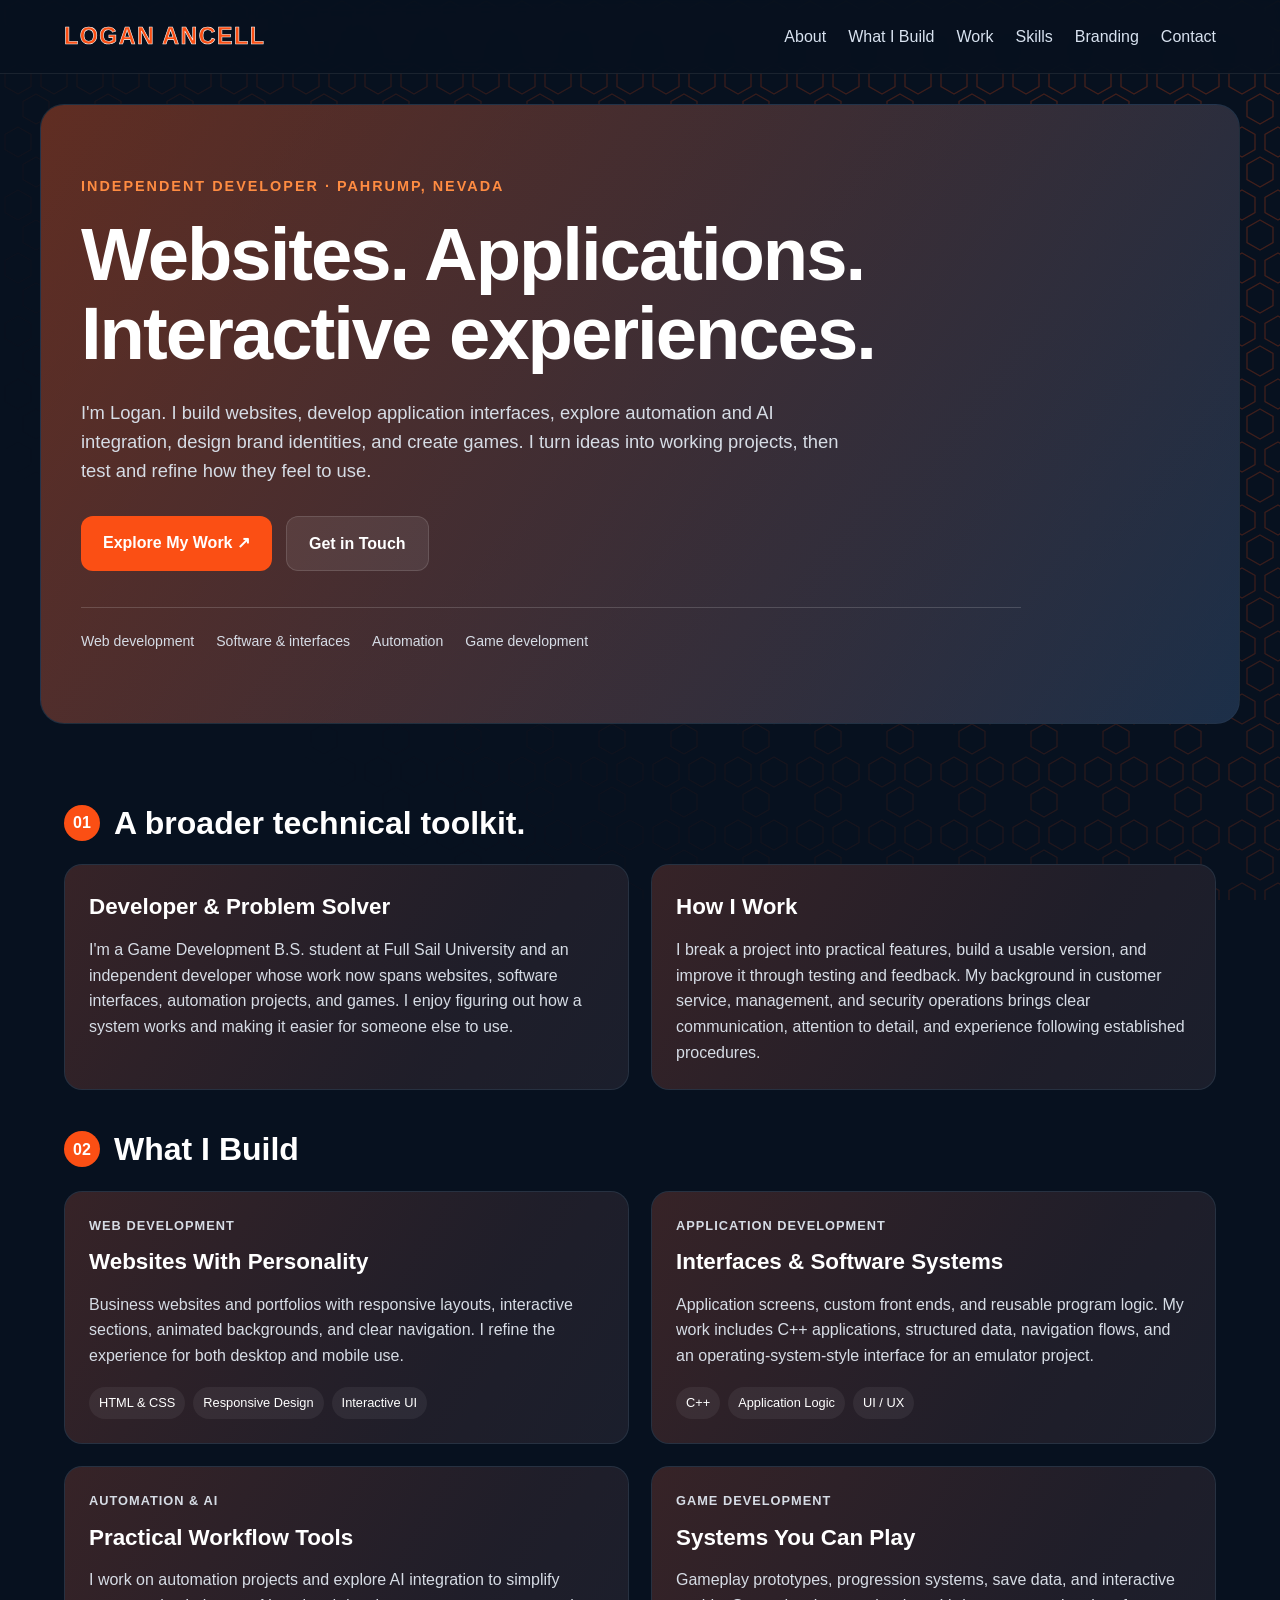
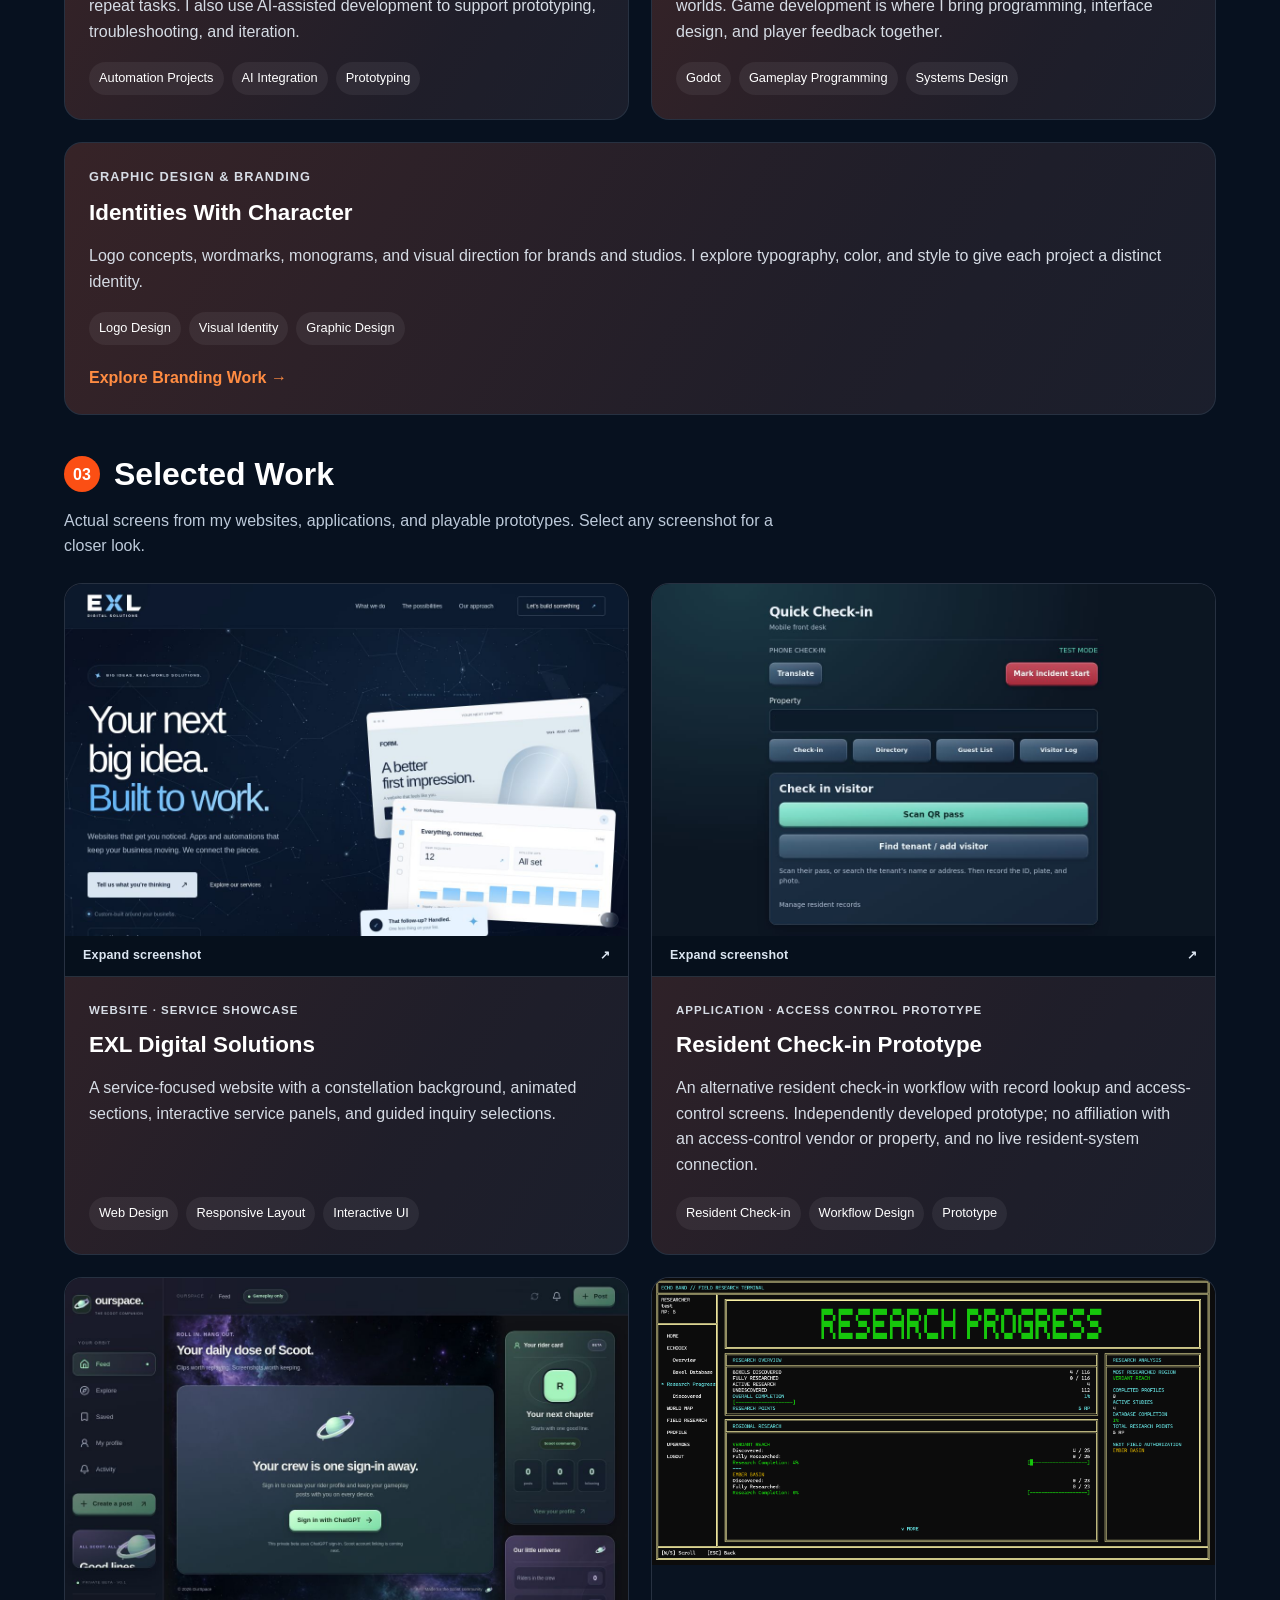
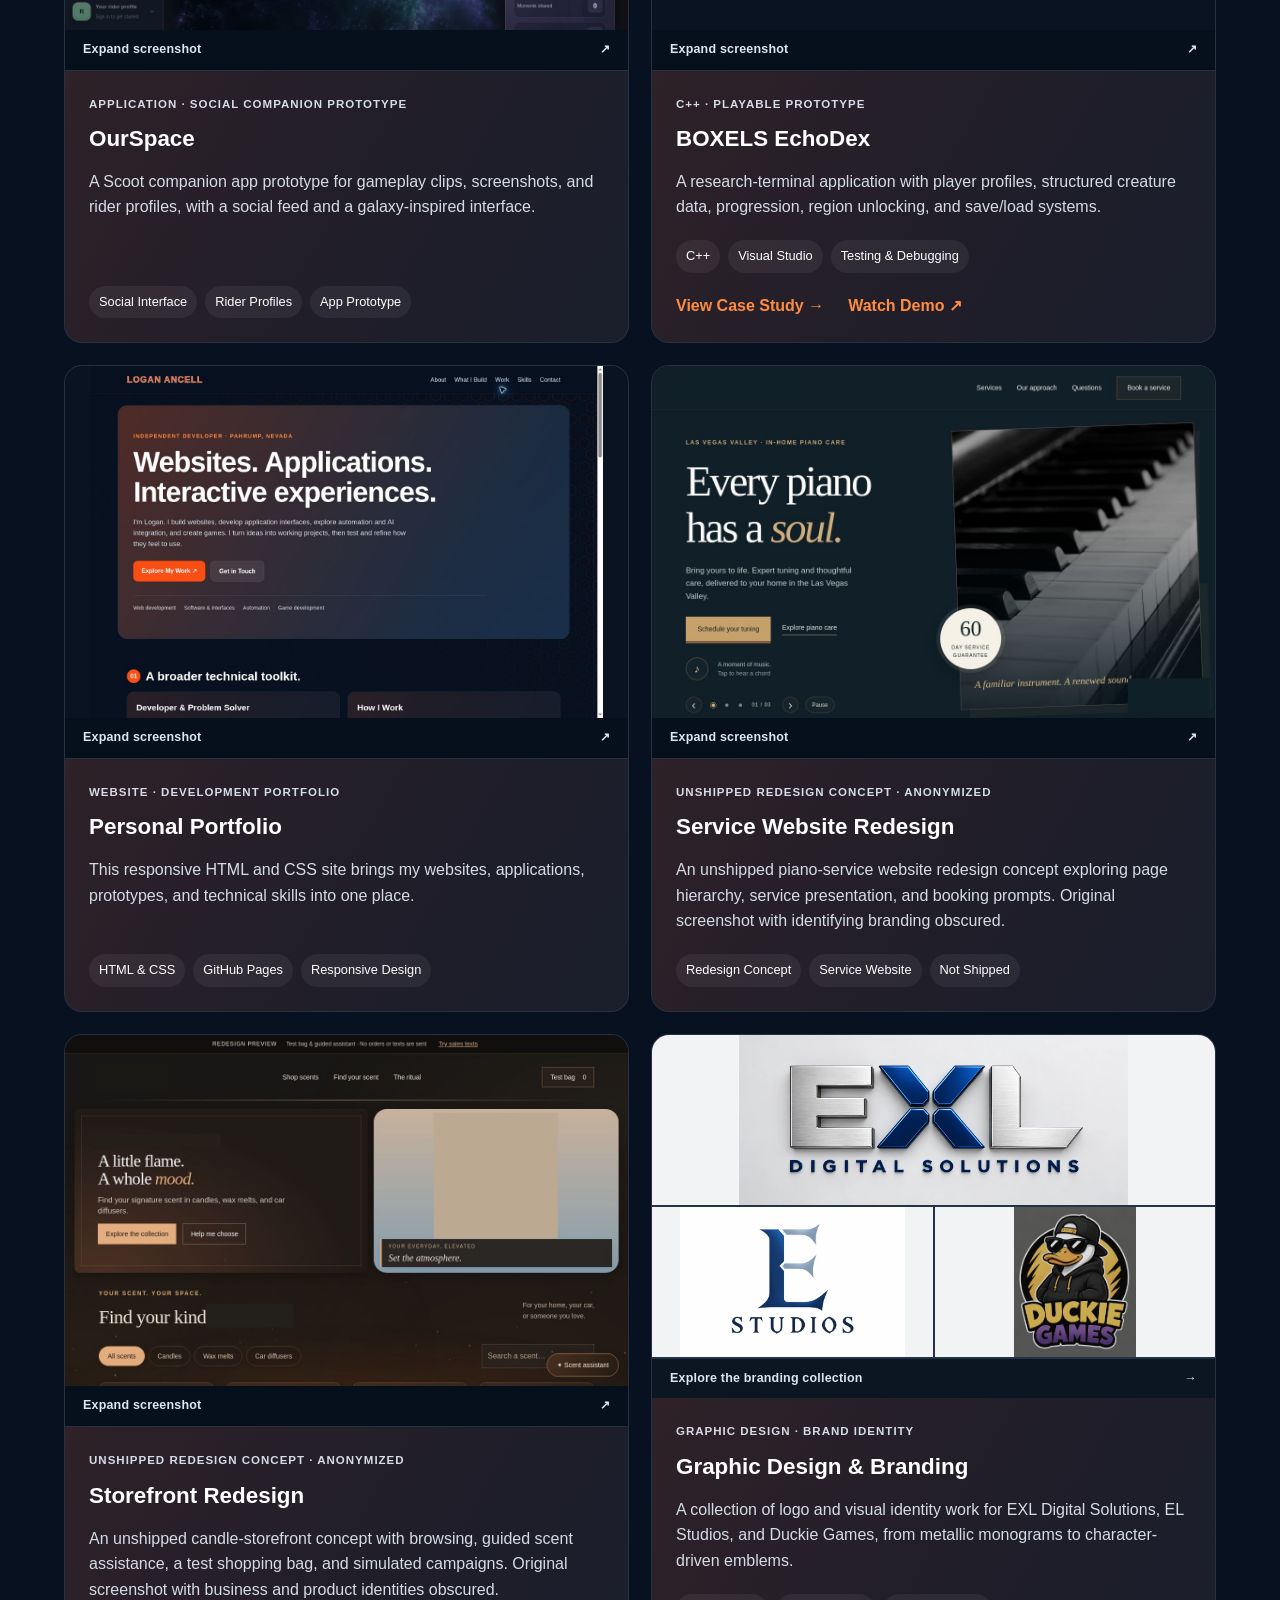
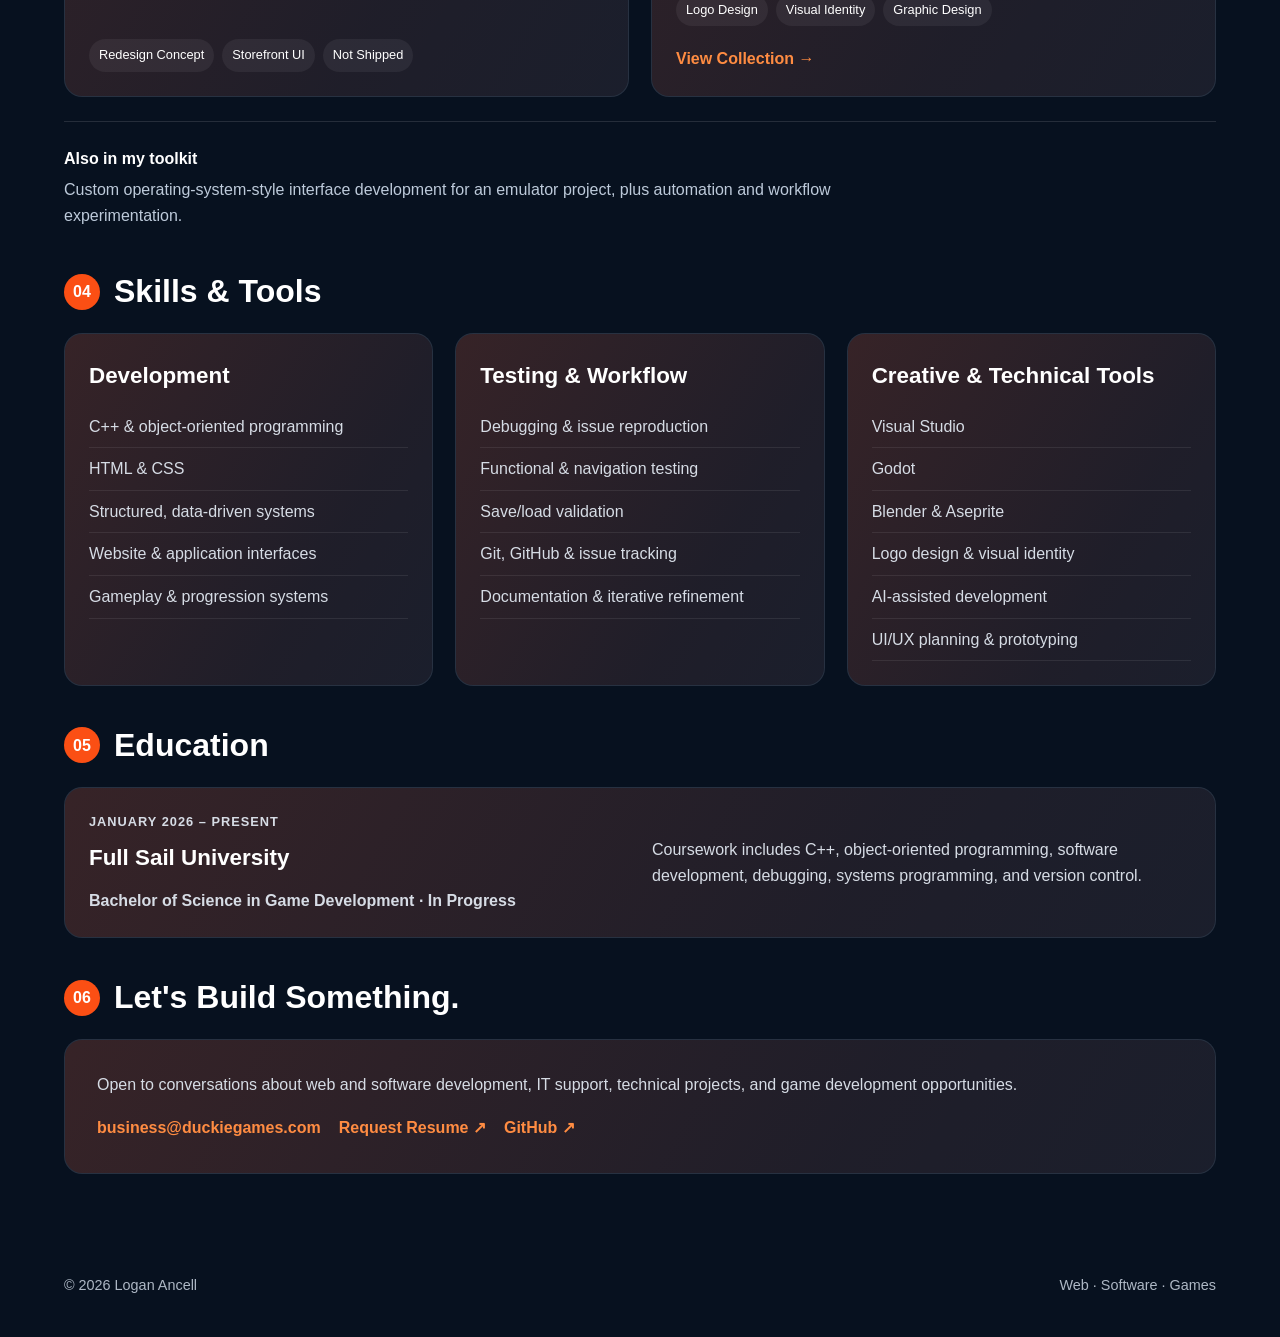
<file: index.html>
<!DOCTYPE html>
<html lang="en">
<head>
    <meta charset="UTF-8">
    <meta name="viewport" content="width=device-width, initial-scale=1.0">
    <meta name="description" content="Logan Ancell's development portfolio: websites, application interfaces, automation, games, and graphic design. Explore technical skills and selected work.">
    <meta name="theme-color" content="#07111f">
    <title>Logan Ancell | Web, Software & Game Development</title>
    <link rel="stylesheet" href="style.css?v=20261027-branding">
</head>
<body>
    <a class="skip-link" href="#main">Skip to content</a>
    <nav class="navbar" aria-label="Main navigation">
        <div class="nav-container">
            <a href="index.html" class="logo">LOGAN ANCELL</a>
            <div class="nav-links">
                <a href="#about">About</a>
                <a href="#capabilities">What I Build</a>
                <a href="#projects">Work</a>
                <a href="#skills">Skills</a>
                <a href="projects/branding.html">Branding</a>
                <a href="contact.html">Contact</a>
            </div>
        </div>
    </nav>
    <header class="hero">
        <div class="hero-gradient" aria-hidden="true"></div>
        <div class="hero-content">
            <p class="hero-tag">INDEPENDENT DEVELOPER · PAHRUMP, NEVADA</p>
            <h1>Websites. Applications.<br>Interactive experiences.</h1>
            <p class="hero-text">I'm Logan. I build websites, develop application interfaces, explore automation and AI integration, design brand identities, and create games. I turn ideas into working projects, then test and refine how they feel to use.</p>
            <div class="hero-buttons">
                <a href="#projects" class="btn btn-primary">Explore My Work <span aria-hidden="true">↗</span></a>
                <a href="contact.html" class="btn btn-secondary">Get in Touch</a>
            </div>
            <div class="hero-topics" aria-label="Areas of work">
                <span>Web development</span><span>Software & interfaces</span><span>Automation</span><span>Game development</span>
            </div>
        </div>
    </header>
    <main class="page-container" id="main">
        <section id="about" class="section">
            <div class="section-header"><span aria-hidden="true">01</span><h2>A broader technical toolkit.</h2></div>
            <div class="card-grid two-col">
                <article class="card">
                    <h3>Developer & Problem Solver</h3>
                    <p>I'm a Game Development B.S. student at Full Sail University and an independent developer whose work now spans websites, software interfaces, automation projects, and games. I enjoy figuring out how a system works and making it easier for someone else to use.</p>
                </article>
                <article class="card">
                    <h3>How I Work</h3>
                    <p>I break a project into practical features, build a usable version, and improve it through testing and feedback. My background in customer service, management, and security operations brings clear communication, attention to detail, and experience following established procedures.</p>
                </article>
            </div>
        </section>
        <section id="capabilities" class="section">
            <div class="section-header"><span aria-hidden="true">02</span><h2>What I Build</h2></div>
            <div class="card-grid">
                <article class="card capability">
                    <p class="project-label">WEB DEVELOPMENT</p><h3>Websites With Personality</h3>
                    <p>Business websites and portfolios with responsive layouts, interactive sections, animated backgrounds, and clear navigation. I refine the experience for both desktop and mobile use.</p>
                    <div class="tags"><span>HTML & CSS</span><span>Responsive Design</span><span>Interactive UI</span></div>
                </article>
                <article class="card capability">
                    <p class="project-label">APPLICATION DEVELOPMENT</p><h3>Interfaces & Software Systems</h3>
                    <p>Application screens, custom front ends, and reusable program logic. My work includes C++ applications, structured data, navigation flows, and an operating-system-style interface for an emulator project.</p>
                    <div class="tags"><span>C++</span><span>Application Logic</span><span>UI / UX</span></div>
                </article>
                <article class="card capability">
                    <p class="project-label">AUTOMATION & AI</p><h3>Practical Workflow Tools</h3>
                    <p>I work on automation projects and explore AI integration to simplify repeat tasks. I also use AI-assisted development to support prototyping, troubleshooting, and iteration.</p>
                    <div class="tags"><span>Automation Projects</span><span>AI Integration</span><span>Prototyping</span></div>
                </article>
                <article class="card capability">
                    <p class="project-label">GAME DEVELOPMENT</p><h3>Systems You Can Play</h3>
                    <p>Gameplay prototypes, progression systems, save data, and interactive worlds. Game development is where I bring programming, interface design, and player feedback together.</p>
                    <div class="tags"><span>Godot</span><span>Gameplay Programming</span><span>Systems Design</span></div>
                </article>
                <article class="card capability">
                    <p class="project-label">GRAPHIC DESIGN &amp; BRANDING</p><h3>Identities With Character</h3>
                    <p>Logo concepts, wordmarks, monograms, and visual direction for brands and studios. I explore typography, color, and style to give each project a distinct identity.</p>
                    <div class="tags"><span>Logo Design</span><span>Visual Identity</span><span>Graphic Design</span></div>
                    <a href="projects/branding.html" class="project-link">Explore Branding Work →</a>
                </article>
            </div>
        </section>
        <section id="projects" class="section">
            <div class="section-header"><span aria-hidden="true">03</span><h2>Selected Work</h2></div>
            <p class="section-intro">Actual screens from my websites, applications, and playable prototypes. Select any screenshot for a closer look.</p>
            <div class="card-grid project-gallery">
                <article class="project-card gallery-card">
                    <a class="screenshot-link" href="images/projects/exl.png" target="_blank" rel="noopener noreferrer" aria-label="Expand EXL Digital Solutions screenshot in a new tab">
                        <img src="images/projects/exl.png" alt="EXL Digital Solutions project interface" width="1200" height="750" loading="lazy" decoding="async">
                        <span class="screenshot-caption">Expand screenshot <span aria-hidden="true">↗</span></span>
                    </a>
                    <p class="project-label">WEBSITE · SERVICE SHOWCASE</p>
                    <h3>EXL Digital Solutions</h3>
                    <p>A service-focused website with a constellation background, animated sections, interactive service panels, and guided inquiry selections.</p>
                    <div class="tags"><span>Web Design</span><span>Responsive Layout</span><span>Interactive UI</span></div>

                </article>
                <article class="project-card gallery-card">
                    <a class="screenshot-link" href="images/projects/resident-checkin.png" target="_blank" rel="noopener noreferrer" aria-label="Expand Resident Check-in Prototype screenshot in a new tab">
                        <img src="images/projects/resident-checkin.png" alt="Resident Check-in Prototype project interface" width="1200" height="750" loading="lazy" decoding="async">
                        <span class="screenshot-caption">Expand screenshot <span aria-hidden="true">↗</span></span>
                    </a>
                    <p class="project-label">APPLICATION · ACCESS CONTROL PROTOTYPE</p>
                    <h3>Resident Check-in Prototype</h3>
                    <p>An alternative resident check-in workflow with record lookup and access-control screens. Independently developed prototype; no affiliation with an access-control vendor or property, and no live resident-system connection.</p>
                    <div class="tags"><span>Resident Check-in</span><span>Workflow Design</span><span>Prototype</span></div>

                </article>
                <article class="project-card gallery-card">
                    <a class="screenshot-link" href="images/projects/ourspace.png" target="_blank" rel="noopener noreferrer" aria-label="Expand OurSpace screenshot in a new tab">
                        <img src="images/projects/ourspace.png" alt="OurSpace project interface" width="1200" height="750" loading="lazy" decoding="async">
                        <span class="screenshot-caption">Expand screenshot <span aria-hidden="true">↗</span></span>
                    </a>
                    <p class="project-label">APPLICATION · SOCIAL COMPANION PROTOTYPE</p>
                    <h3>OurSpace</h3>
                    <p>A Scoot companion app prototype for gameplay clips, screenshots, and rider profiles, with a social feed and a galaxy-inspired interface.</p>
                    <div class="tags"><span>Social Interface</span><span>Rider Profiles</span><span>App Prototype</span></div>

                </article>
                <article class="project-card gallery-card">
                    <a class="screenshot-link" href="images/echodex-research-progress.png" target="_blank" rel="noopener noreferrer" aria-label="Expand BOXELS EchoDex screenshot in a new tab">
                        <img src="images/echodex-research-progress.png" alt="BOXELS EchoDex project interface" width="1200" height="750" loading="lazy" decoding="async">
                        <span class="screenshot-caption">Expand screenshot <span aria-hidden="true">↗</span></span>
                    </a>
                    <p class="project-label">C++ · PLAYABLE PROTOTYPE</p>
                    <h3>BOXELS EchoDex</h3>
                    <p>A research-terminal application with player profiles, structured creature data, progression, region unlocking, and save/load systems.</p>
                    <div class="tags"><span>C++</span><span>Visual Studio</span><span>Testing &amp; Debugging</span></div>
                    <div class="project-actions"><a href="projects/echodex.html" class="project-link">View Case Study →</a><a href="https://youtu.be/USU3MhG3z7o" target="_blank" rel="noopener noreferrer" class="project-link">Watch Demo ↗</a></div>
                </article>
                <article class="project-card gallery-card">
                    <a class="screenshot-link" href="images/projects/portfolio.jpg" target="_blank" rel="noopener noreferrer" aria-label="Expand Personal Portfolio screenshot in a new tab">
                        <img src="images/projects/portfolio.jpg" alt="Personal Portfolio project interface" width="1200" height="750" loading="lazy" decoding="async">
                        <span class="screenshot-caption">Expand screenshot <span aria-hidden="true">↗</span></span>
                    </a>
                    <p class="project-label">WEBSITE · DEVELOPMENT PORTFOLIO</p>
                    <h3>Personal Portfolio</h3>
                    <p>This responsive HTML and CSS site brings my websites, applications, prototypes, and technical skills into one place.</p>
                    <div class="tags"><span>HTML &amp; CSS</span><span>GitHub Pages</span><span>Responsive Design</span></div>

                </article>
                <article class="project-card gallery-card">
                    <a class="screenshot-link" href="images/projects/service-redesign.webp" target="_blank" rel="noopener noreferrer" aria-label="Expand Service Website Redesign screenshot in a new tab">
                        <img src="images/projects/service-redesign.webp" alt="Service Website Redesign original layout with identifying details obscured" width="1200" height="750" loading="lazy" decoding="async">
                        <span class="screenshot-caption">Expand screenshot <span aria-hidden="true">↗</span></span>
                    </a>
                    <p class="project-label">UNSHIPPED REDESIGN CONCEPT · ANONYMIZED</p>
                    <h3>Service Website Redesign</h3>
                    <p>An unshipped piano-service website redesign concept exploring page hierarchy, service presentation, and booking prompts. Original screenshot with identifying branding obscured.</p>
                    <div class="tags"><span>Redesign Concept</span><span>Service Website</span><span>Not Shipped</span></div>
                </article>
                <article class="project-card gallery-card">
                    <a class="screenshot-link" href="images/projects/storefront-redesign.png" target="_blank" rel="noopener noreferrer" aria-label="Expand Storefront Redesign screenshot in a new tab">
                        <img src="images/projects/storefront-redesign.png" alt="Storefront Redesign original layout with identifying details obscured" width="1200" height="750" loading="lazy" decoding="async">
                        <span class="screenshot-caption">Expand screenshot <span aria-hidden="true">↗</span></span>
                    </a>
                    <p class="project-label">UNSHIPPED REDESIGN CONCEPT · ANONYMIZED</p>
                    <h3>Storefront Redesign</h3>
                    <p>An unshipped candle-storefront concept with browsing, guided scent assistance, a test shopping bag, and simulated campaigns. Original screenshot with business and product identities obscured.</p>
                    <div class="tags"><span>Redesign Concept</span><span>Storefront UI</span><span>Not Shipped</span></div>
                </article>
                <article class="project-card gallery-card">
                    <a class="branding-preview" href="projects/branding.html" aria-label="View Graphic Design and Branding collection">
                        <div class="brand-tile brand-tile-wide"><img src="images/branding/exl.webp" alt="EXL Digital Solutions silver and blue logo" width="1400" height="613" loading="lazy"></div>
                        <div class="brand-tile"><img src="images/branding/el-studios.webp" alt="EL Studios blue and silver monogram" width="1400" height="933" loading="lazy"></div>
                        <div class="brand-tile"><img src="images/branding/duckie-white.webp" alt="Duckie Games white duck mascot wearing a black hoodie, sunglasses, and backward cap" width="1130" height="1392" loading="lazy"></div>
                        <span class="screenshot-caption">Explore the branding collection <span aria-hidden="true">→</span></span>
                    </a>
                    <p class="project-label">GRAPHIC DESIGN · BRAND IDENTITY</p>
                    <h3>Graphic Design &amp; Branding</h3>
                    <p>A collection of logo and visual identity work for EXL Digital Solutions, EL Studios, and Duckie Games, from metallic monograms to character-driven emblems.</p>
                    <div class="tags"><span>Logo Design</span><span>Visual Identity</span><span>Graphic Design</span></div>
                    <a href="projects/branding.html" class="project-link">View Collection →</a>
                </article>
            </div>
            <div class="additional-work">
                <h3>Also in my toolkit</h3>
                <p>Custom operating-system-style interface development for an emulator project, plus automation and workflow experimentation.</p>
            </div>
        </section>
        <section id="skills" class="section">
            <div class="section-header"><span aria-hidden="true">04</span><h2>Skills & Tools</h2></div>
            <div class="card-grid three-col">
                <article class="card"><h3>Development</h3><ul>
                    <li>C++ & object-oriented programming</li><li>HTML & CSS</li><li>Structured, data-driven systems</li><li>Website & application interfaces</li><li>Gameplay & progression systems</li>
                </ul></article>
                <article class="card"><h3>Testing & Workflow</h3><ul>
                    <li>Debugging & issue reproduction</li><li>Functional & navigation testing</li><li>Save/load validation</li><li>Git, GitHub & issue tracking</li><li>Documentation & iterative refinement</li>
                </ul></article>
                <article class="card"><h3>Creative & Technical Tools</h3><ul>
                    <li>Visual Studio</li><li>Godot</li><li>Blender &amp; Aseprite</li><li>Logo design &amp; visual identity</li><li>AI-assisted development</li><li>UI/UX planning & prototyping</li>
                </ul></article>
            </div>
        </section>
        <section id="education" class="section">
            <div class="section-header"><span aria-hidden="true">05</span><h2>Education</h2></div>
            <article class="card education-card">
                <div><p class="project-label">JANUARY 2026 – PRESENT</p><h3>Full Sail University</h3><p><strong>Bachelor of Science in Game Development · In Progress</strong></p></div>
                <p>Coursework includes C++, object-oriented programming, software development, debugging, systems programming, and version control.</p>
            </article>
        </section>
        <section id="contact" class="section">
            <div class="section-header"><span aria-hidden="true">06</span><h2>Let's Build Something.</h2></div>
            <div class="card contact-card">
                <p>Open to conversations about web and software development, IT support, technical projects, and game development opportunities.</p>
                <div class="contact-links">
                    <a href="mailto:business@duckiegames.com">business@duckiegames.com</a>
                    <a href="contact.html?type=resume">Request Resume <span aria-hidden="true">↗</span></a>
                    <a href="https://github.com/itzpvlmz" target="_blank" rel="noopener noreferrer">GitHub <span aria-hidden="true">↗</span></a>
                </div>
            </div>
        </section>
    </main>
    <footer class="footer"><p>© 2026 Logan Ancell</p><p>Web · Software · Games</p></footer>
</body>
</html>
</file>
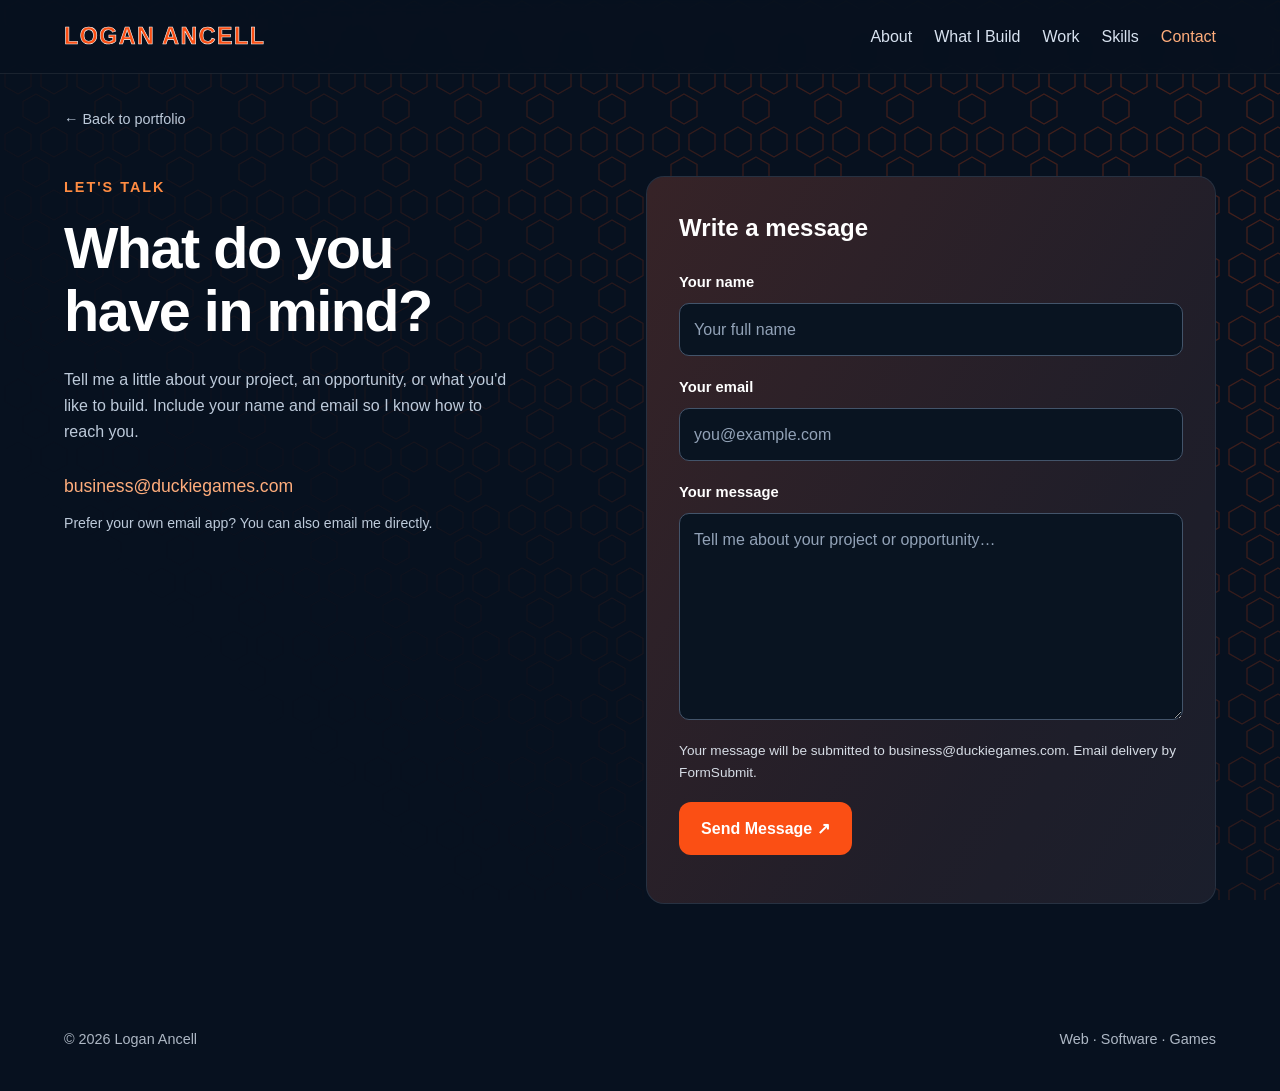
<file: contact.html>
<!DOCTYPE html>
<html lang="en">
<head>
    <meta charset="UTF-8">
    <meta name="viewport" content="width=device-width, initial-scale=1.0">
    <meta name="description" content="Contact Logan Ancell about websites, applications, technical projects, and game development.">
    <meta name="theme-color" content="#07111f">
    <title>Contact | Logan Ancell</title>
    <link rel="stylesheet" href="style.css?v=20261027-update3">
    <script src="contact.js?v=20261027-direct" defer></script>
</head>
<body>
    <a class="skip-link" href="#main">Skip to content</a>
    <nav class="navbar" aria-label="Main navigation">
        <div class="nav-container">
            <a href="index.html" class="logo">LOGAN ANCELL</a>
            <div class="nav-links">
                <a href="index.html#about">About</a>
                <a href="index.html#capabilities">What I Build</a>
                <a href="index.html#projects">Work</a>
                <a href="index.html#skills">Skills</a>
                <a href="contact.html" aria-current="page">Contact</a>
            </div>
        </div>
    </nav>
    <main id="main" class="page-container contact-page">
        <a class="back-link" href="index.html">← Back to portfolio</a>
        <div class="contact-layout">
            <section class="contact-intro" aria-labelledby="contact-title">
                <p class="hero-tag">LET'S TALK</p>
                <h1 id="contact-title">What do you<br>have in mind?</h1>
                <p>Tell me a little about your project, an opportunity, or what you'd like to build. Include your name and email so I know how to reach you.</p>
                <a class="direct-email" href="mailto:business@duckiegames.com">business@duckiegames.com</a>
                <p class="contact-note">Prefer your own email app? You can also email me directly.</p>
            </section>
            <section class="card message-card" aria-labelledby="message-title">
                <h2 id="message-title">Write a message</h2>
                <form id="contact-form" action="https://formsubmit.co/business@duckiegames.com" method="POST">
                    <input type="hidden" name="_subject" id="email-subject" value="Portfolio inquiry">
                    <input type="hidden" name="_next" value="https://itzpvlmz.github.io/thanks.html">
                    <input type="hidden" name="_template" value="table">
                    <input type="hidden" name="_url" value="https://itzpvlmz.github.io/contact.html">
                    <input type="text" name="_honey" class="form-honeypot" tabindex="-1" autocomplete="off" aria-hidden="true">
                    <div class="form-field">
                        <label for="sender-name">Your name</label>
                        <input id="sender-name" name="name" type="text" autocomplete="name" maxlength="120" required placeholder="Your full name">
                    </div>
                    <div class="form-field">
                        <label for="sender-email">Your email</label>
                        <input id="sender-email" name="email" type="email" autocomplete="email" maxlength="254" required placeholder="you@example.com">
                    </div>
                    <div class="form-field">
                        <label for="sender-message">Your message</label>
                        <textarea id="sender-message" name="message" rows="7" maxlength="5000" required placeholder="Tell me about your project or opportunity…"></textarea>
                    </div>
                    <p class="form-help" id="email-help">Your message will be submitted to business@duckiegames.com. Email delivery by FormSubmit.</p>
                    <button class="btn btn-primary" type="submit" aria-describedby="email-help">Send Message <span aria-hidden="true">↗</span></button>
                    <p id="form-status" class="form-status" role="status" aria-live="polite"></p>
                    <noscript><p class="form-help">You can submit this form without JavaScript.</p></noscript>
                </form>
            </section>
        </div>
    </main>
    <footer class="footer"><p>© 2026 Logan Ancell</p><p>Web · Software · Games</p></footer>
</body>
</html>
</file>
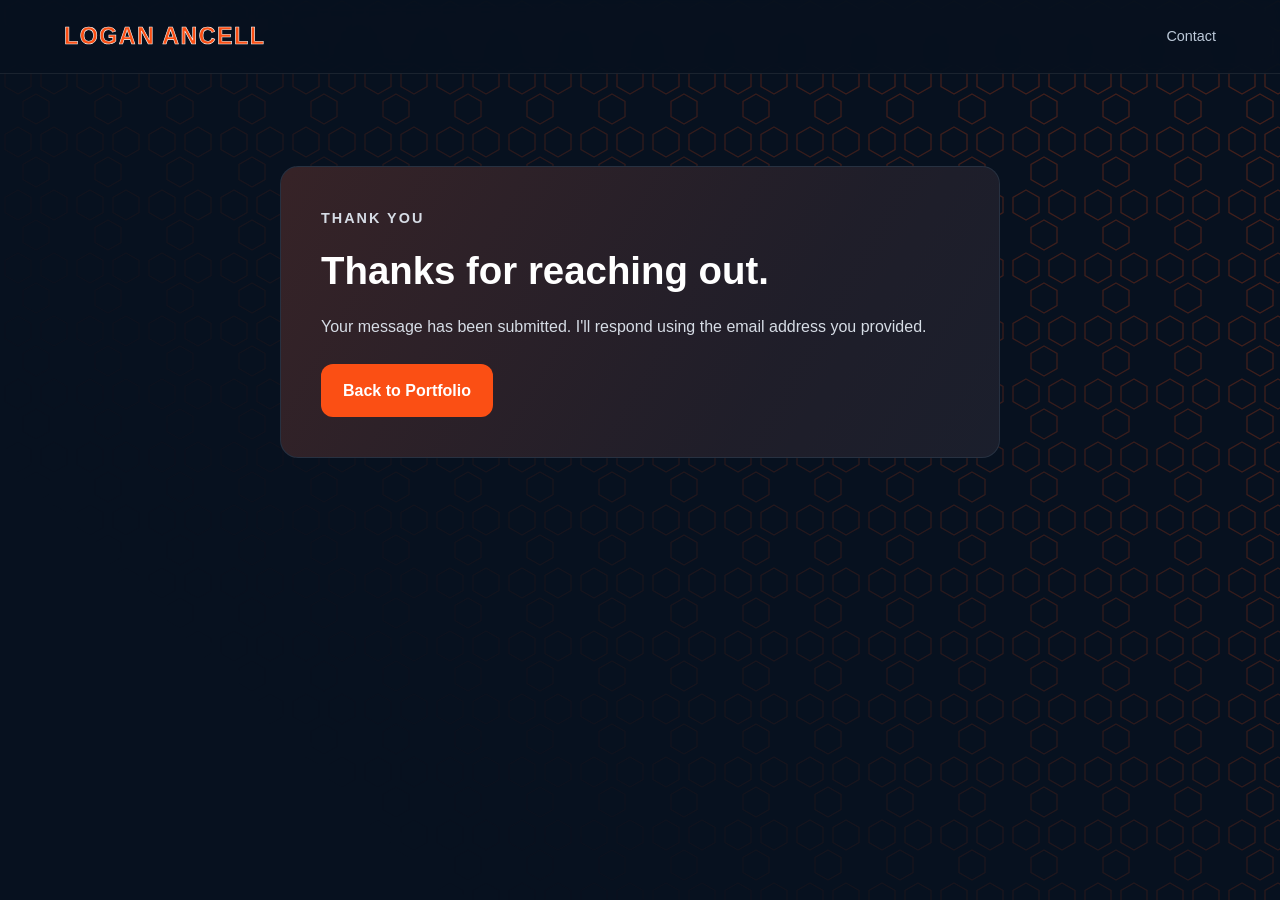
<file: thanks.html>
<!DOCTYPE html>
<html lang="en">
<head>
    <meta charset="UTF-8">
    <meta name="viewport" content="width=device-width, initial-scale=1.0">
    <meta name="robots" content="noindex">
    <title>Thank You | Logan Ancell</title>
    <link rel="stylesheet" href="style.css?v=20261027-update3">
</head>
<body>
    <nav class="navbar" aria-label="Main navigation"><div class="nav-container"><a href="index.html" class="logo">LOGAN ANCELL</a><a href="contact.html" class="back-link">Contact</a></div></nav>
    <main class="page-container contact-page">
        <section class="card thanks-card">
            <p class="hero-tag">THANK YOU</p>
            <h1>Thanks for reaching out.</h1>
            <p>Your message has been submitted. I'll respond using the email address you provided.</p>
            <a href="index.html" class="btn btn-primary">Back to Portfolio</a>
        </section>
    </main>
</body>
</html>
</file>
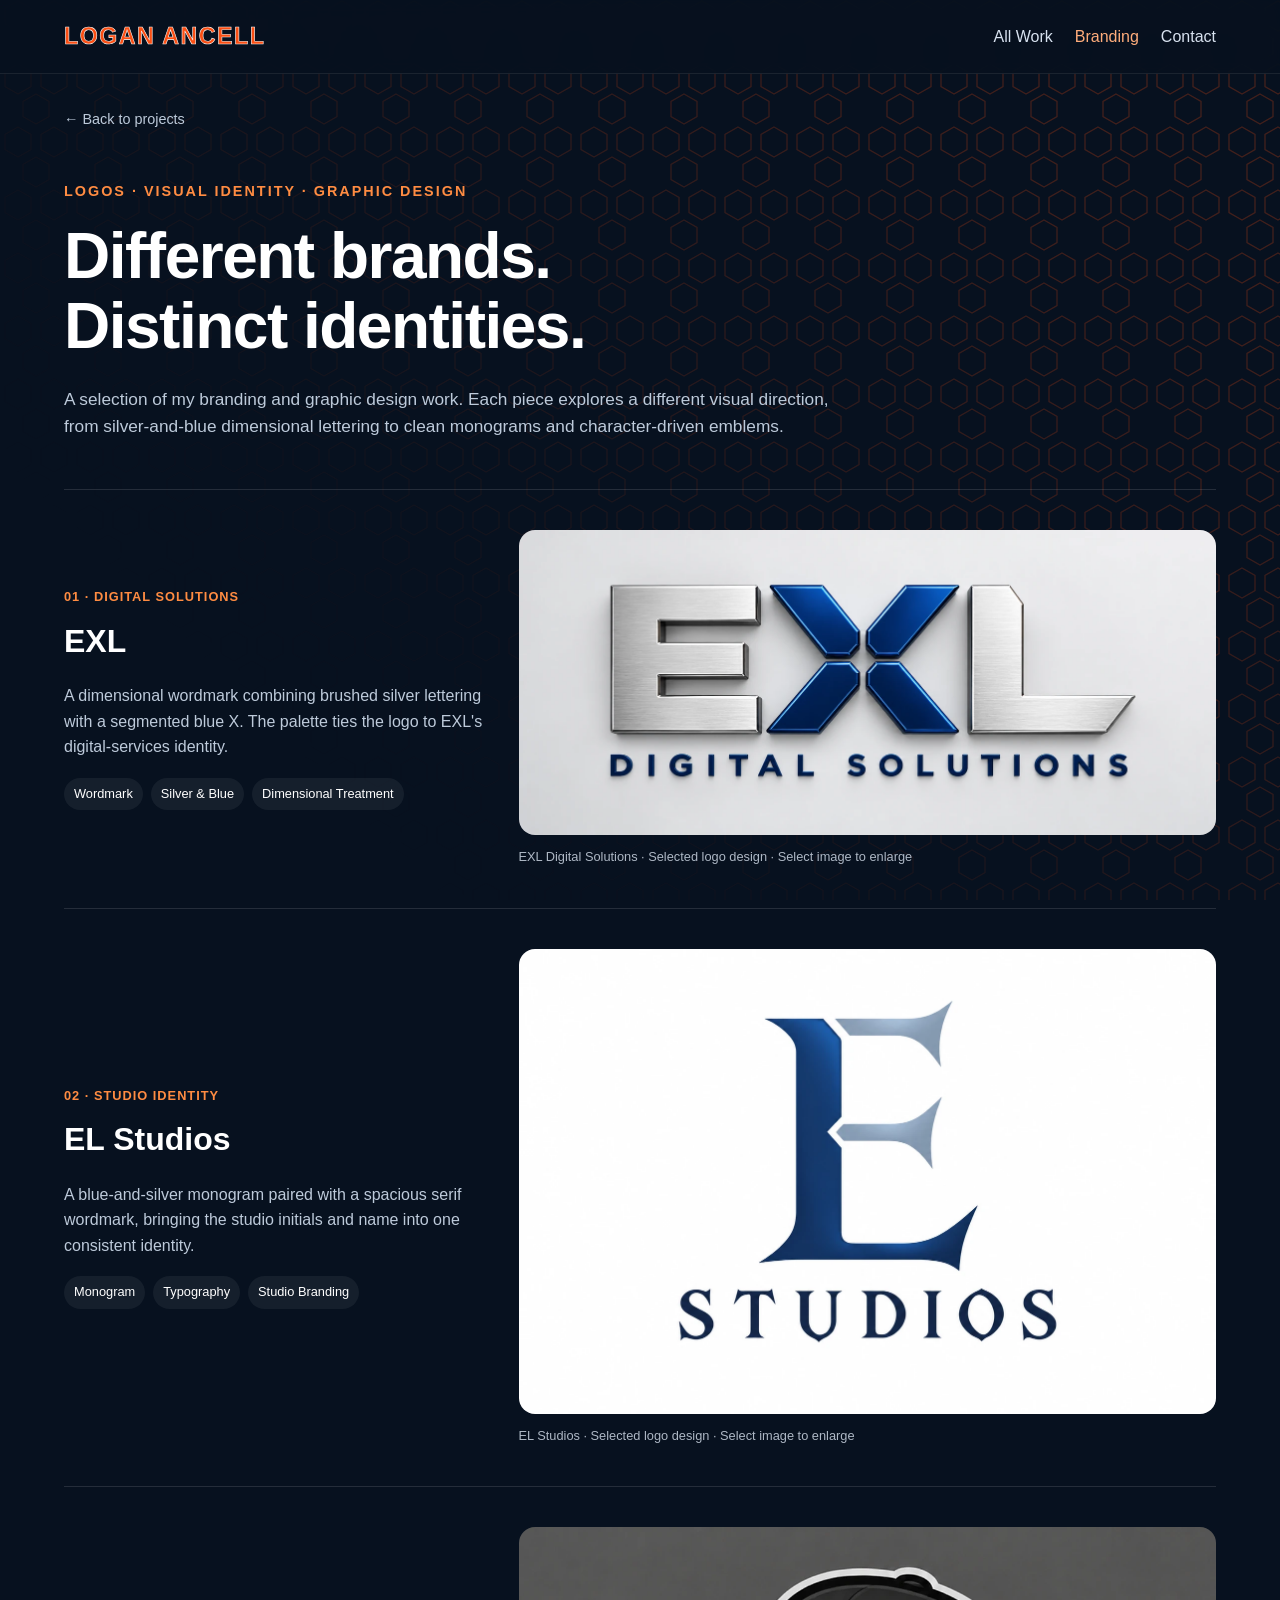
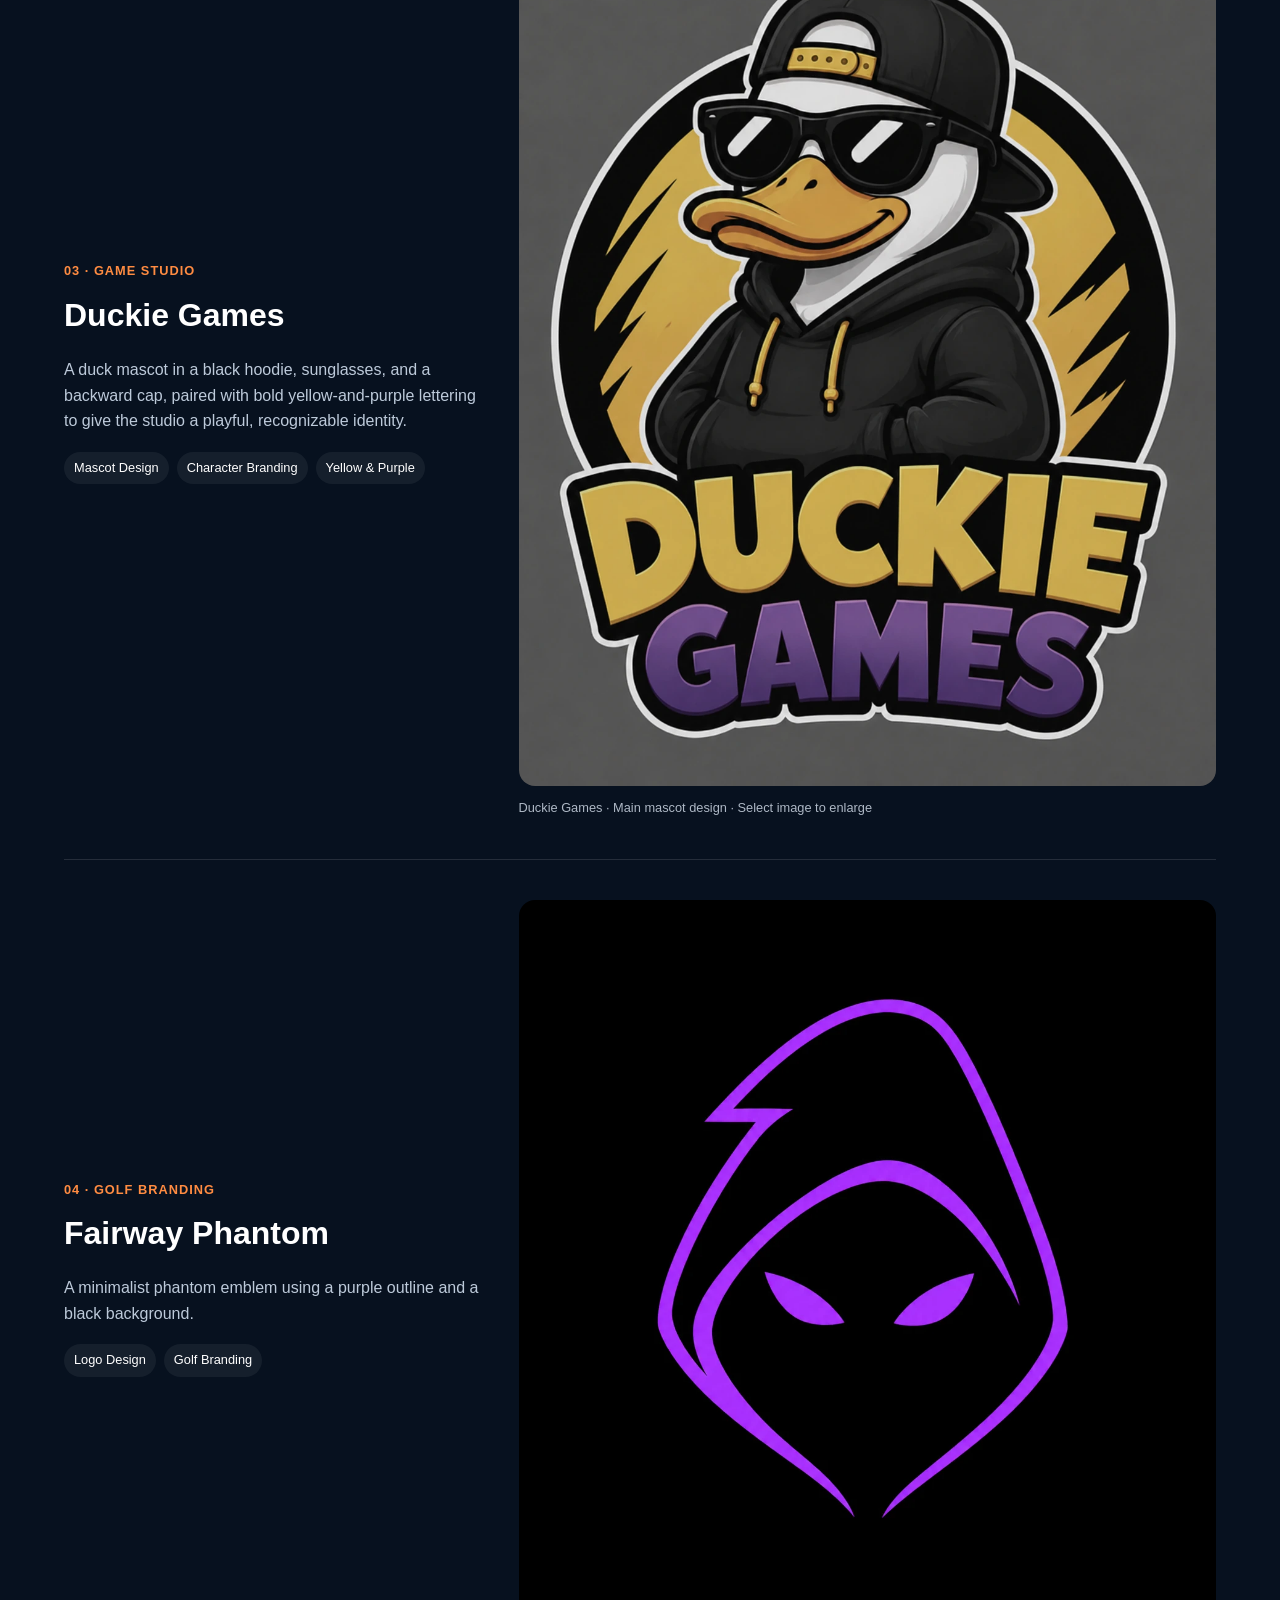
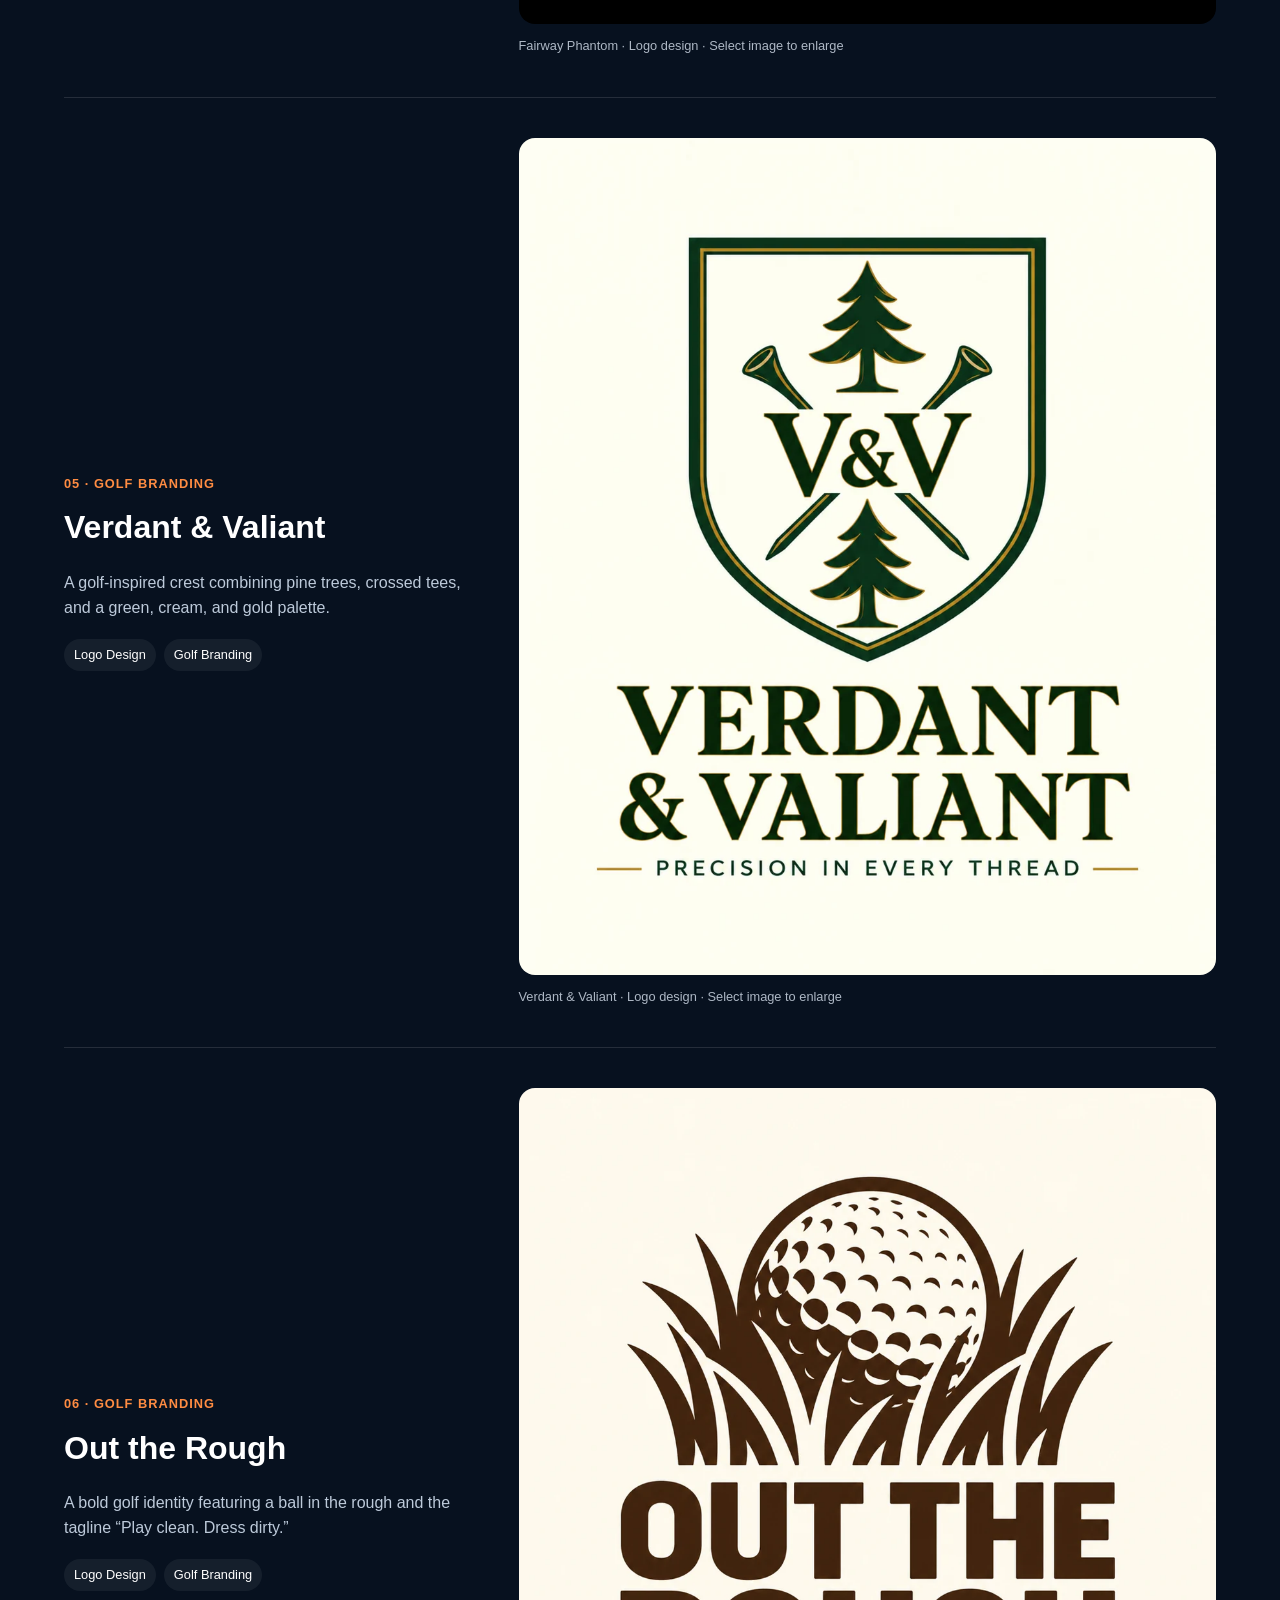
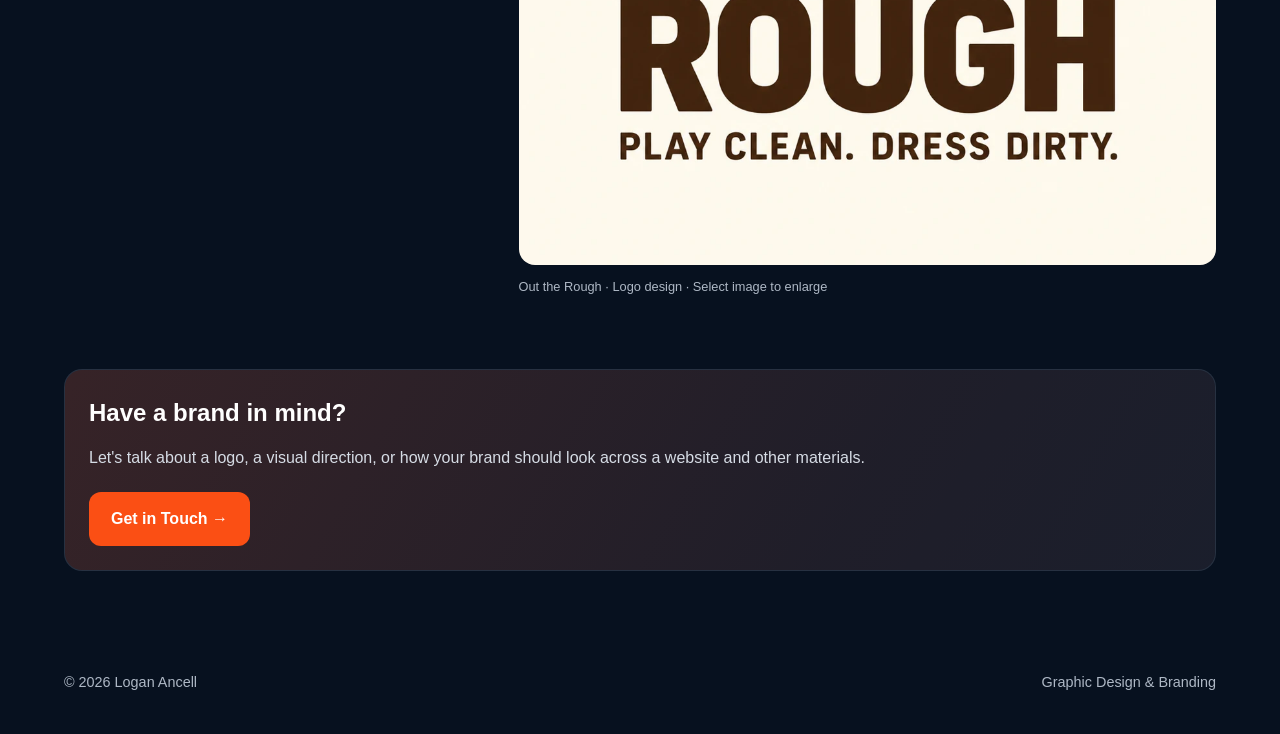
<file: projects/branding.html>
<!DOCTYPE html>
<html lang="en">
<head>
    <meta charset="UTF-8">
    <meta name="viewport" content="width=device-width, initial-scale=1.0">
    <meta name="description" content="A selection of Logan Ancell's logo and visual identity work across technology, games, and golf.">
    <meta name="theme-color" content="#07111f">
    <title>Graphic Design &amp; Branding | Logan Ancell</title>
    <link rel="stylesheet" href="../style.css?v=20261027-branding">
</head>
<body>
    <a class="skip-link" href="#main">Skip to content</a>
    <nav class="navbar" aria-label="Main navigation">
        <div class="nav-container">
            <a href="../index.html" class="logo">LOGAN ANCELL</a>
            <div class="nav-links">
                <a href="../index.html#projects">All Work</a>
                <a href="branding.html" aria-current="page">Branding</a>
                <a href="../contact.html">Contact</a>
            </div>
        </div>
    </nav>
    <main class="page-container branding-page" id="main">
        <a class="back-link" href="../index.html#projects">← Back to projects</a>
        <header class="branding-intro">
            <p class="hero-tag">LOGOS · VISUAL IDENTITY · GRAPHIC DESIGN</p>
            <h1>Different brands.<br>Distinct identities.</h1>
            <p>A selection of my branding and graphic design work. Each piece explores a different visual direction, from silver-and-blue dimensional lettering to clean monograms and character-driven emblems.</p>
        </header>
        <div class="branding-collection">
            <article class="brand-showcase">
                <div class="brand-copy"><p class="project-label">01 · DIGITAL SOLUTIONS</p><h2>EXL</h2><p>A dimensional wordmark combining brushed silver lettering with a segmented blue X. The palette ties the logo to EXL's digital-services identity.</p><div class="tags"><span>Wordmark</span><span>Silver &amp; Blue</span><span>Dimensional Treatment</span></div></div>
                <figure><a href="../images/branding/exl.webp" target="_blank" rel="noopener noreferrer" aria-label="Open EXL logo at full size"><img src="../images/branding/exl.webp" alt="EXL Digital Solutions logo with silver E and L and a segmented blue X" width="1400" height="613"></a><figcaption>EXL Digital Solutions · Selected logo design · Select image to enlarge</figcaption></figure>
            </article>
            <article class="brand-showcase">
                <div class="brand-copy"><p class="project-label">02 · STUDIO IDENTITY</p><h2>EL Studios</h2><p>A blue-and-silver monogram paired with a spacious serif wordmark, bringing the studio initials and name into one consistent identity.</p><div class="tags"><span>Monogram</span><span>Typography</span><span>Studio Branding</span></div></div>
                <figure><a href="../images/branding/el-studios.webp" target="_blank" rel="noopener noreferrer" aria-label="Open EL Studios logo at full size"><img src="../images/branding/el-studios.webp" alt="EL Studios blue and silver monogram above the studio name" width="1400" height="933" loading="lazy"></a><figcaption>EL Studios · Selected logo design · Select image to enlarge</figcaption></figure>
            </article>
            <article class="brand-showcase">
                <div class="brand-copy"><p class="project-label">03 · GAME STUDIO</p><h2>Duckie Games</h2><p>A duck mascot in a black hoodie, sunglasses, and a backward cap, paired with bold yellow-and-purple lettering to give the studio a playful, recognizable identity.</p><div class="tags"><span>Mascot Design</span><span>Character Branding</span><span>Yellow &amp; Purple</span></div></div>
                <figure><a href="../images/branding/duckie-white.webp" target="_blank" rel="noopener noreferrer" aria-label="Open Duckie Games mascot at full size"><img src="../images/branding/duckie-white.webp" alt="Duckie Games white duck mascot in a black hoodie, sunglasses, and a backward cap" width="1130" height="1392" loading="lazy"></a><figcaption>Duckie Games · Main mascot design · Select image to enlarge</figcaption></figure>
            </article>
            <article class="brand-showcase">
                <div class="brand-copy"><p class="project-label">04 · GOLF BRANDING</p><h2>Fairway Phantom</h2><p>A minimalist phantom emblem using a purple outline and a black background.</p><div class="tags"><span>Logo Design</span><span>Golf Branding</span></div></div>
                <figure><a href="../images/branding/fairway-phantom.webp" target="_blank" rel="noopener noreferrer" aria-label="Open Fairway Phantom logo at full size"><img src="../images/branding/fairway-phantom.webp" alt="Purple hooded phantom outline on a black background" loading="lazy"></a><figcaption>Fairway Phantom · Logo design · Select image to enlarge</figcaption></figure>
            </article>
            <article class="brand-showcase">
                <div class="brand-copy"><p class="project-label">05 · GOLF BRANDING</p><h2>Verdant &amp; Valiant</h2><p>A golf-inspired crest combining pine trees, crossed tees, and a green, cream, and gold palette.</p><div class="tags"><span>Logo Design</span><span>Golf Branding</span></div></div>
                <figure><a href="../images/branding/verdant-valiant.webp" target="_blank" rel="noopener noreferrer" aria-label="Open Verdant &amp; Valiant logo at full size"><img src="../images/branding/verdant-valiant.webp" alt="Green and gold Verdant and Valiant shield with pine trees and crossed golf tees" loading="lazy"></a><figcaption>Verdant &amp; Valiant · Logo design · Select image to enlarge</figcaption></figure>
            </article>
            <article class="brand-showcase">
                <div class="brand-copy"><p class="project-label">06 · GOLF BRANDING</p><h2>Out the Rough</h2><p>A bold golf identity featuring a ball in the rough and the tagline “Play clean. Dress dirty.”</p><div class="tags"><span>Logo Design</span><span>Golf Branding</span></div></div>
                <figure><a href="../images/branding/out-the-rough.webp" target="_blank" rel="noopener noreferrer" aria-label="Open Out the Rough logo at full size"><img src="../images/branding/out-the-rough.webp" alt="Out the Rough logo with a golf ball nestled in tall grass" loading="lazy"></a><figcaption>Out the Rough · Logo design · Select image to enlarge</figcaption></figure>
            </article>
        </div>
        <section class="card branding-contact"><h2>Have a brand in mind?</h2><p>Let's talk about a logo, a visual direction, or how your brand should look across a website and other materials.</p><a href="../contact.html" class="btn btn-primary">Get in Touch →</a></section>
    </main>
    <footer class="footer"><p>© 2026 Logan Ancell</p><p>Graphic Design &amp; Branding</p></footer>
</body>
</html>
</file>
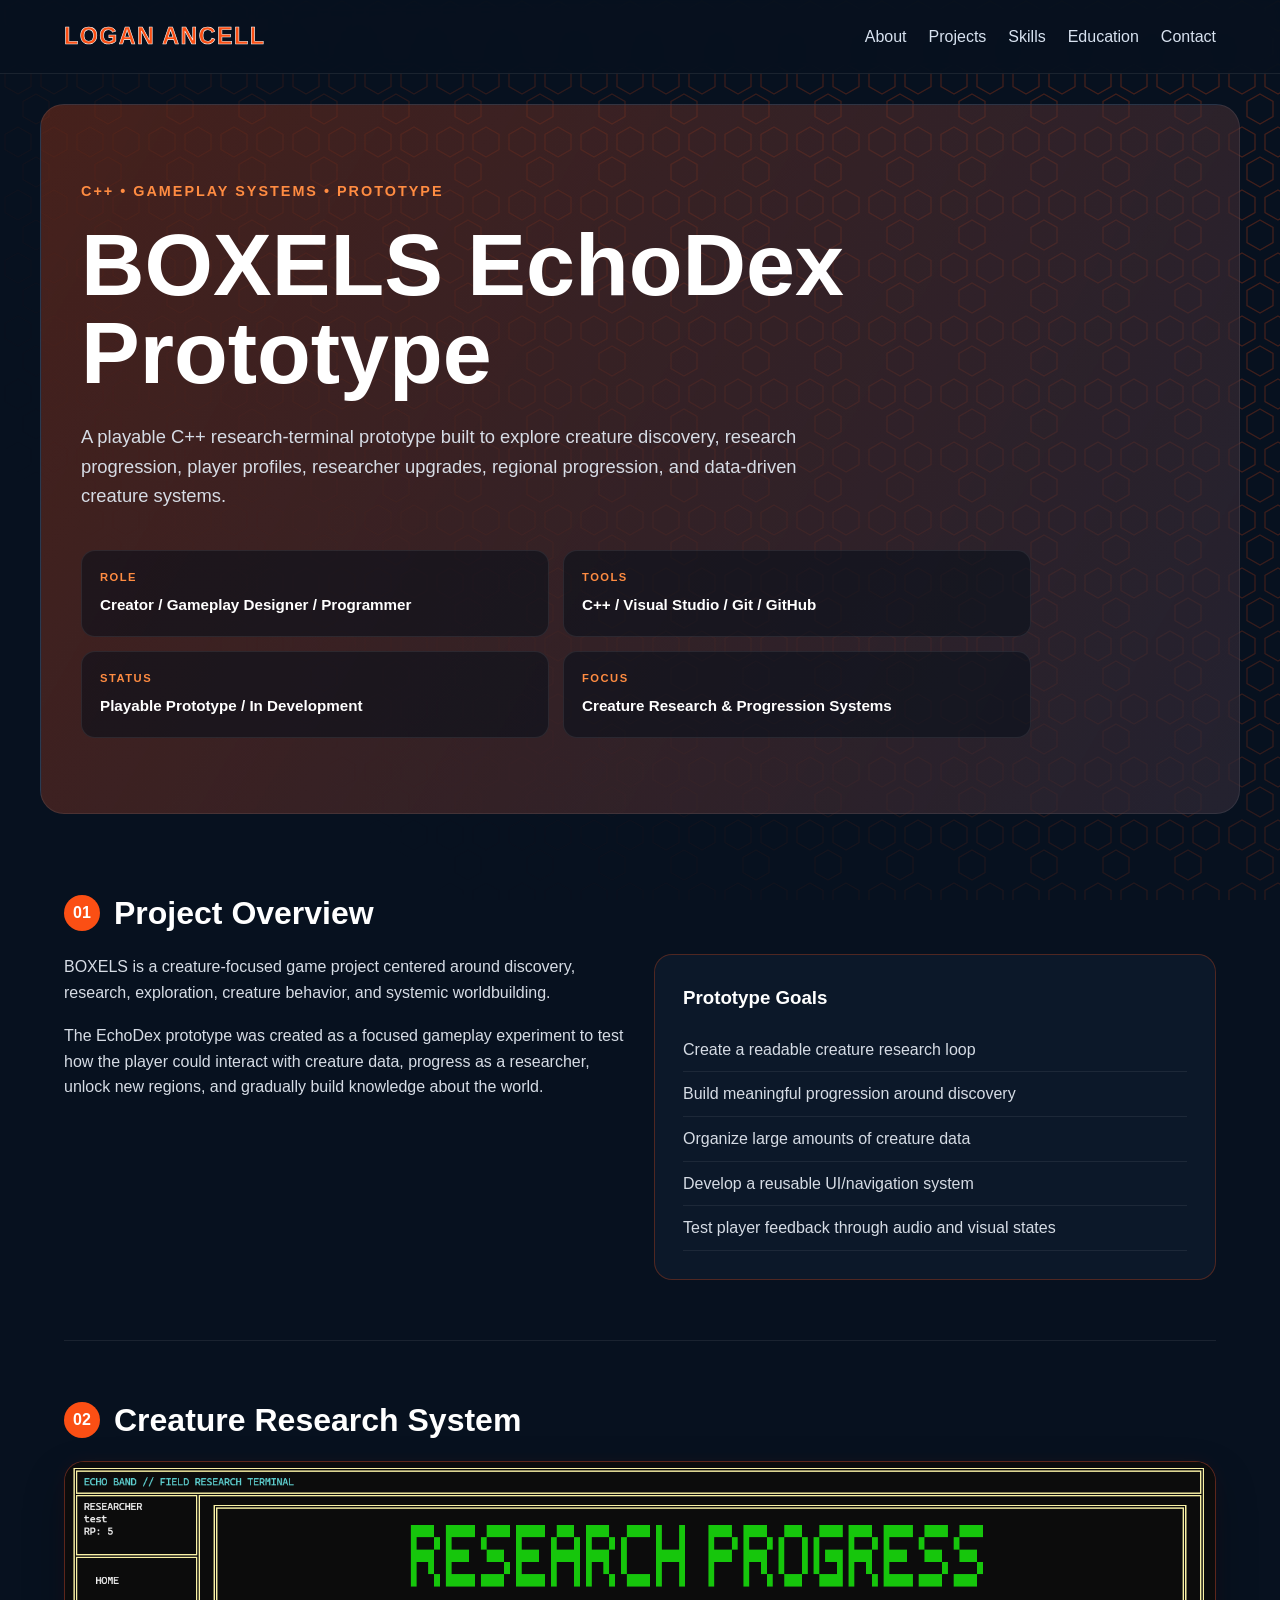
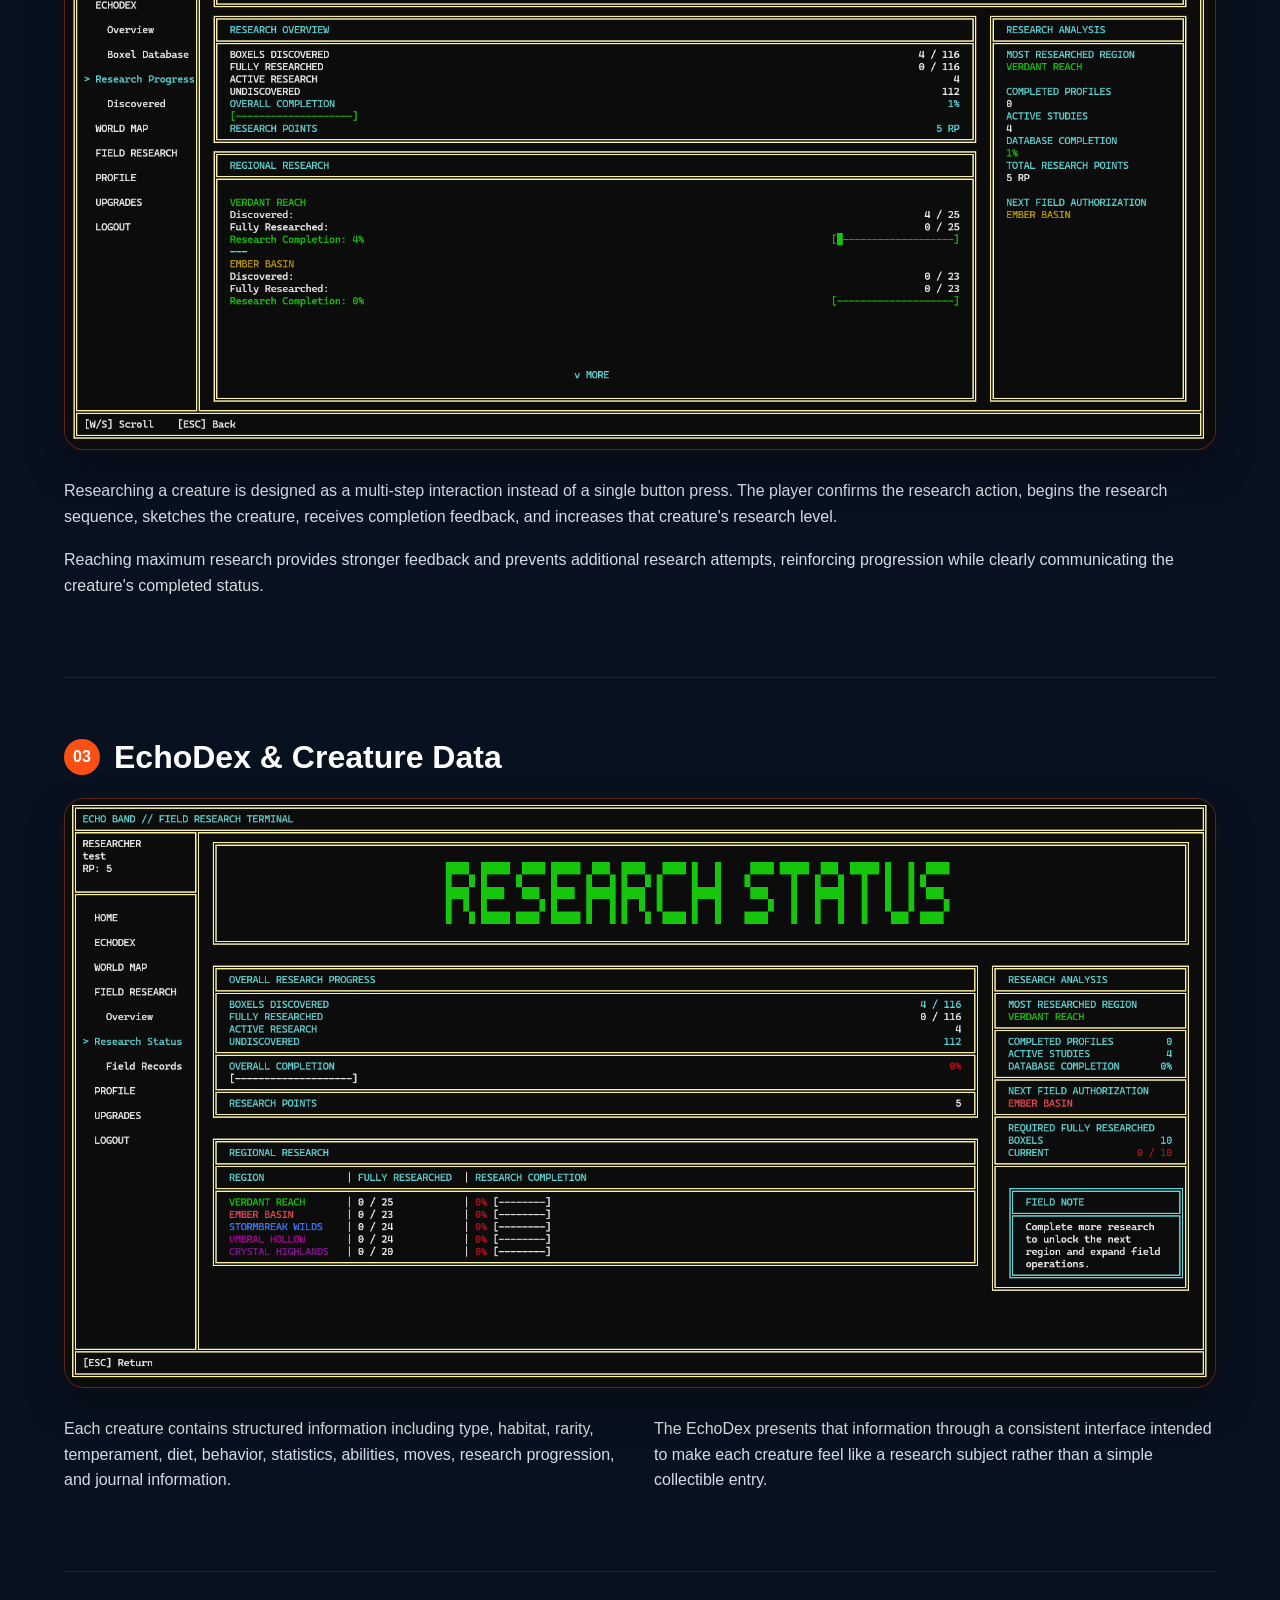
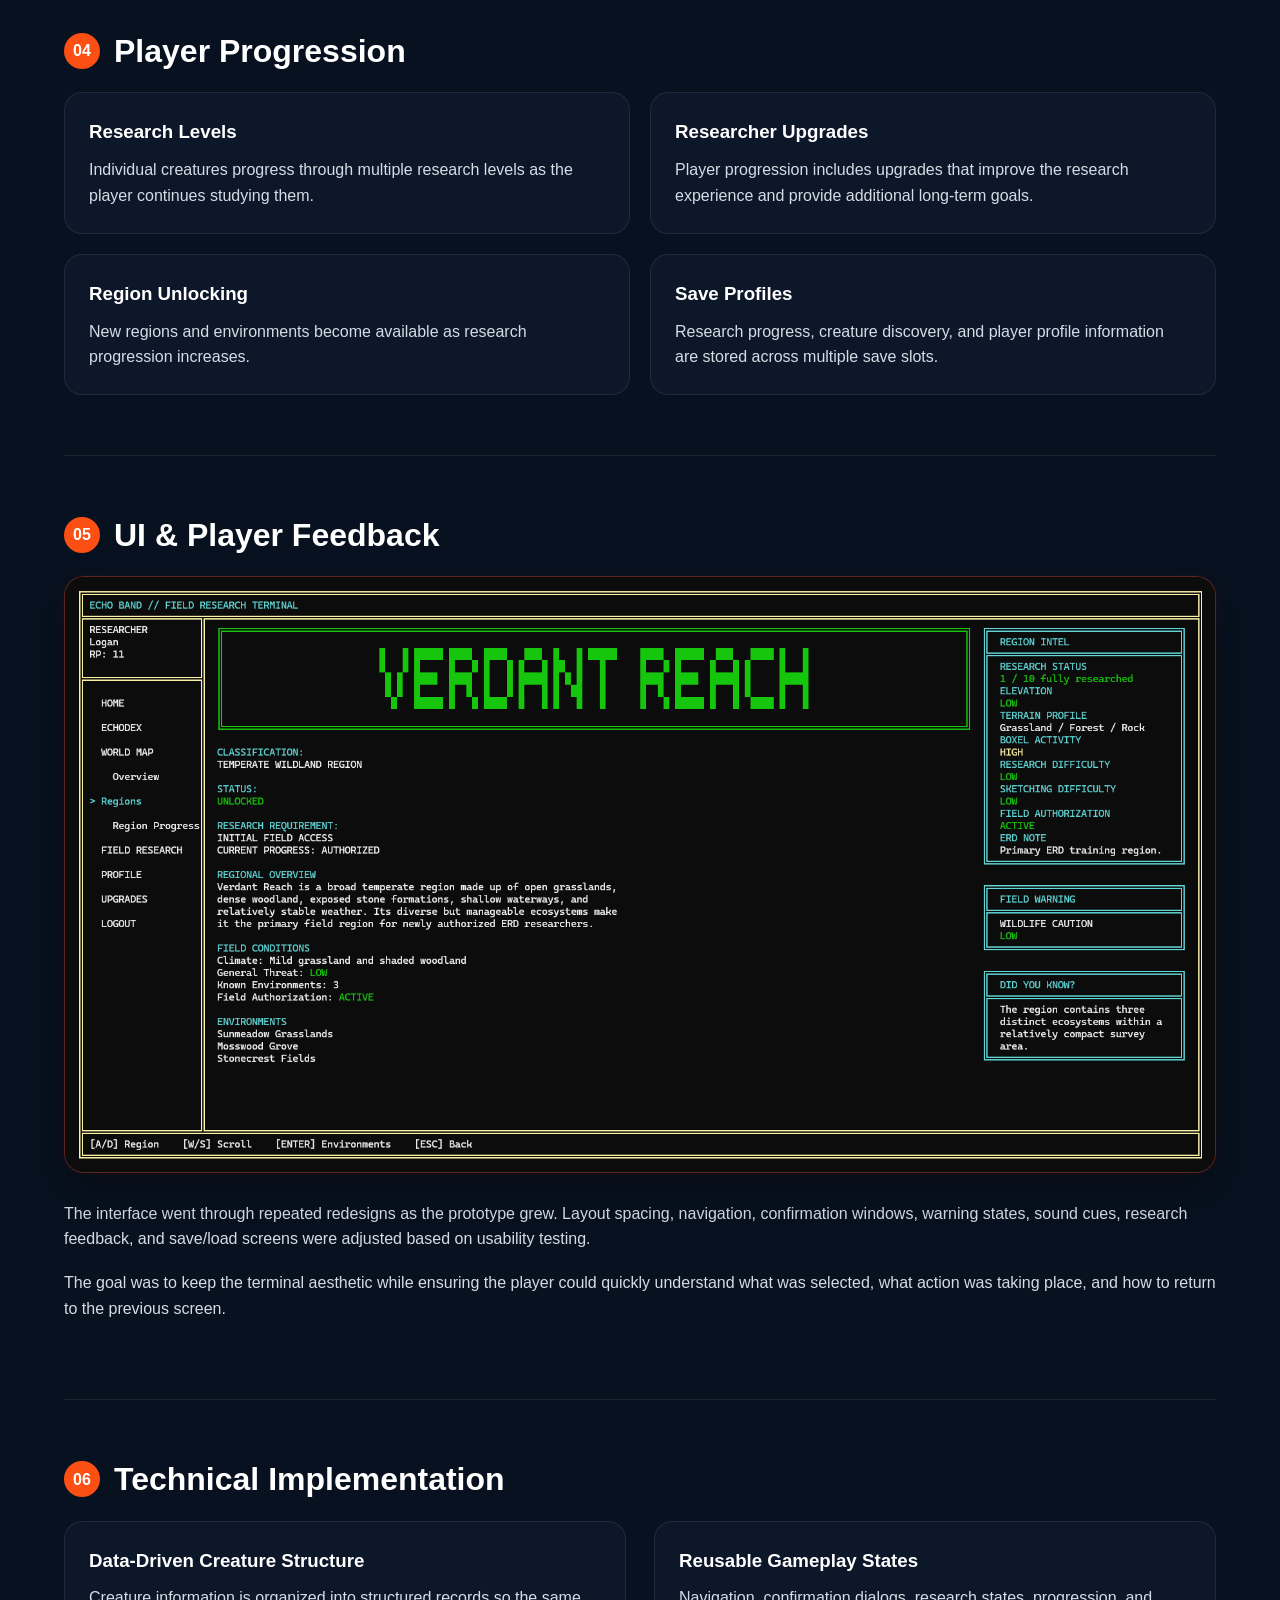
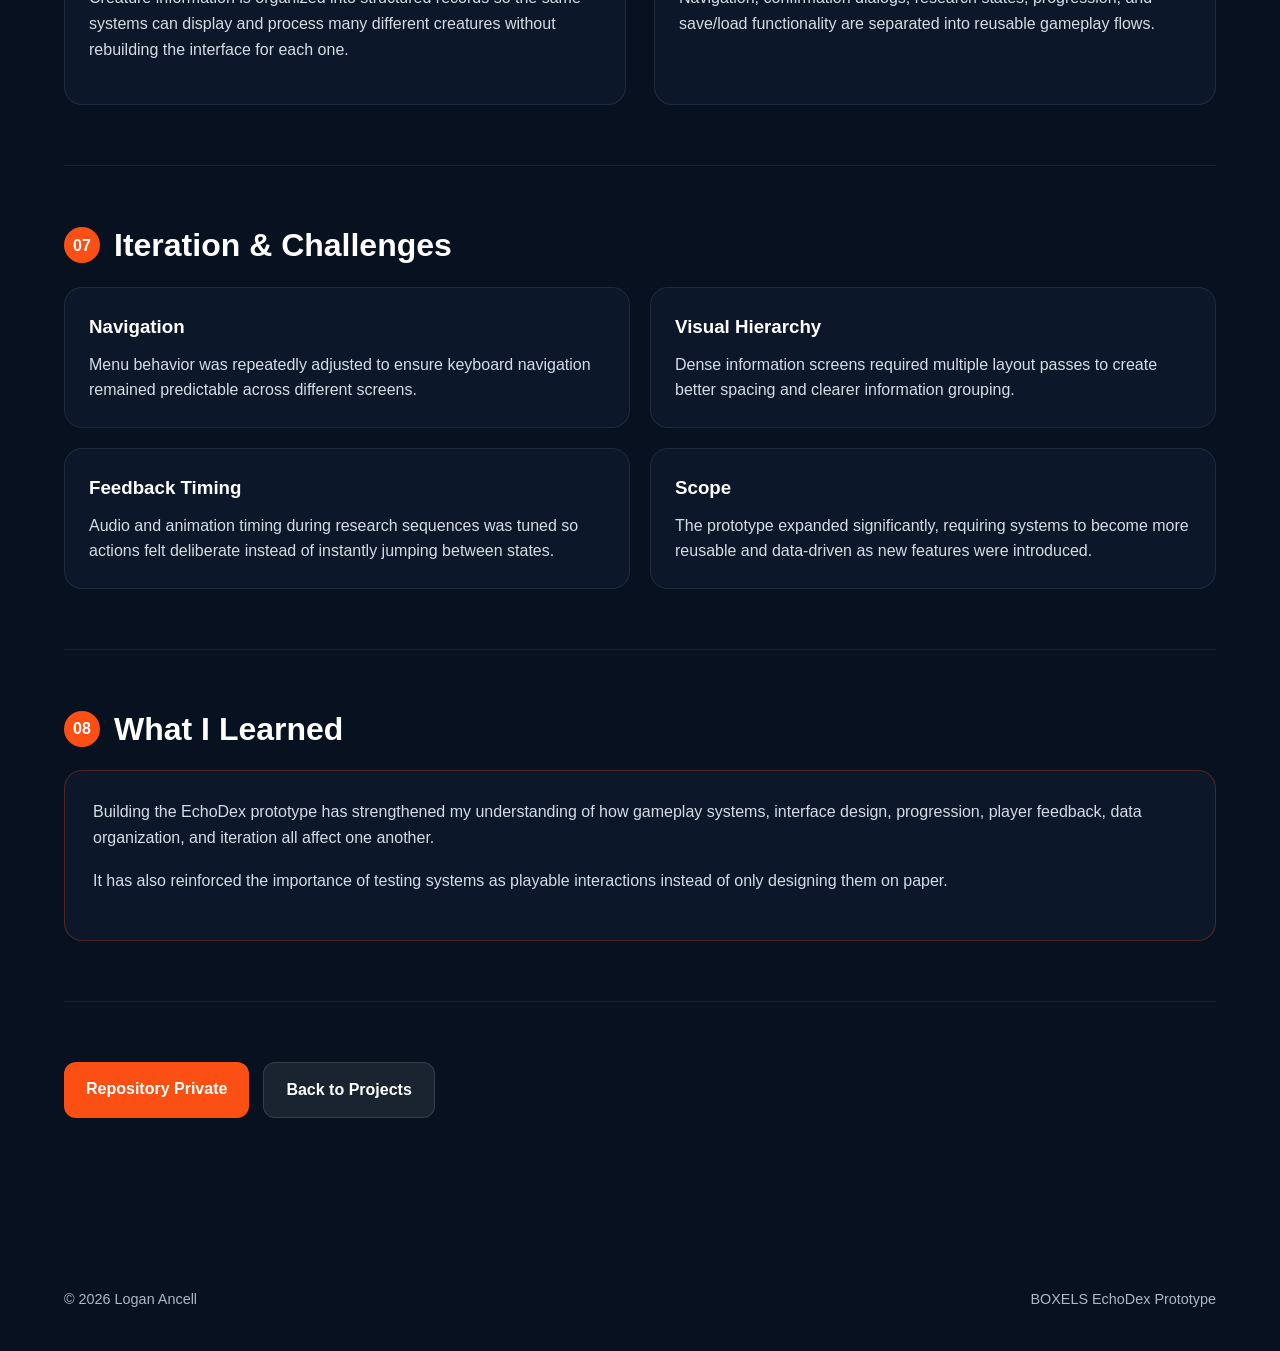
<file: projects/echodex.html>
<!DOCTYPE html>
<html lang="en">
<head>
    <meta charset="UTF-8">
    <meta name="viewport" content="width=device-width, initial-scale=1.0">

    <title>BOXELS EchoDex Prototype | Logan Ancell</title>

    <link rel="stylesheet" href="../style.css">
</head>

<body>

    <nav class="navbar">
        <div class="nav-container">
            <a href="../index.html" class="logo">LOGAN ANCELL</a>

            <div class="nav-links">
                <a href="../index.html#about">About</a>
                <a href="../index.html#projects">Projects</a>
                <a href="../index.html#skills">Skills</a>
                <a href="../index.html#education">Education</a>
                <a href="../index.html#contact">Contact</a>
            </div>
        </div>
    </nav>


    <header class="case-hero">
        <div class="case-hero-content">

            <p class="hero-tag">C++ • GAMEPLAY SYSTEMS • PROTOTYPE</p>

            <h1>BOXELS EchoDex Prototype</h1>

            <p class="case-intro">
                A playable C++ research-terminal prototype built to explore
                creature discovery, research progression, player profiles,
                researcher upgrades, regional progression, and data-driven
                creature systems.
            </p>

            <div class="case-meta-grid">

                <div class="case-meta-card">
                    <span>ROLE</span>
                    <strong>Creator / Gameplay Designer / Programmer</strong>
                </div>

                <div class="case-meta-card">
                    <span>TOOLS</span>
                    <strong>C++ / Visual Studio / Git / GitHub</strong>
                </div>

                <div class="case-meta-card">
                    <span>STATUS</span>
                    <strong>Playable Prototype / In Development</strong>
                </div>

                <div class="case-meta-card">
                    <span>FOCUS</span>
                    <strong>Creature Research & Progression Systems</strong>
                </div>

            </div>

        </div>
    </header>


    <main class="case-container">

        <section class="case-section">

            <div class="section-header">
                <span>01</span>
                <h2>Project Overview</h2>
            </div>

            <div class="case-two-column">

                <div>
                    <p>
                        BOXELS is a creature-focused game project centered around
                        discovery, research, exploration, creature behavior, and
                        systemic worldbuilding.
                    </p>

                    <p>
                        The EchoDex prototype was created as a focused gameplay
                        experiment to test how the player could interact with
                        creature data, progress as a researcher, unlock new regions,
                        and gradually build knowledge about the world.
                    </p>
                </div>

                <div class="case-highlight">
                    <h3>Prototype Goals</h3>

                    <ul>
                        <li>Create a readable creature research loop</li>
                        <li>Build meaningful progression around discovery</li>
                        <li>Organize large amounts of creature data</li>
                        <li>Develop a reusable UI/navigation system</li>
                        <li>Test player feedback through audio and visual states</li>
                    </ul>
                </div>

            </div>

        </section>


        <section class="case-section">

            <div class="section-header">
                <span>02</span>
                <h2>Creature Research System</h2>
            </div>

            <div class="case-media">
                <img src="../images/echodex-research-progress.png"
                     alt="EchoDex research progress screen showing creature discoveries and regional research completion"
                     class="case-image">
            </div>

            <div class="case-copy">
                <p>
                    Researching a creature is designed as a multi-step interaction
                    instead of a single button press. The player confirms the
                    research action, begins the research sequence, sketches the
                    creature, receives completion feedback, and increases that
                    creature's research level.
                </p>

                <p>
                    Reaching maximum research provides stronger feedback and
                    prevents additional research attempts, reinforcing progression
                    while clearly communicating the creature's completed status.
                </p>
            </div>

        </section>


        <section class="case-section">

            <div class="section-header">
                <span>03</span>
                <h2>EchoDex & Creature Data</h2>
            </div>

            <div class="case-media">
                <img src="../images/echodex-research-status.png"
                     alt="EchoDex research status screen showing overall and regional research progress"
                     class="case-image">
            </div>

            <div class="case-two-column">

                <div>
                    <p>
                        Each creature contains structured information including
                        type, habitat, rarity, temperament, diet, behavior,
                        statistics, abilities, moves, research progression, and
                        journal information.
                    </p>
                </div>

                <div>
                    <p>
                        The EchoDex presents that information through a consistent
                        interface intended to make each creature feel like a
                        research subject rather than a simple collectible entry.
                    </p>
                </div>

            </div>

        </section>


        <section class="case-section">

            <div class="section-header">
                <span>04</span>
                <h2>Player Progression</h2>
            </div>

            <div class="case-grid">

                <div class="case-card">
                    <h3>Research Levels</h3>
                    <p>
                        Individual creatures progress through multiple research
                        levels as the player continues studying them.
                    </p>
                </div>

                <div class="case-card">
                    <h3>Researcher Upgrades</h3>
                    <p>
                        Player progression includes upgrades that improve the
                        research experience and provide additional long-term goals.
                    </p>
                </div>

                <div class="case-card">
                    <h3>Region Unlocking</h3>
                    <p>
                        New regions and environments become available as research
                        progression increases.
                    </p>
                </div>

                <div class="case-card">
                    <h3>Save Profiles</h3>
                    <p>
                        Research progress, creature discovery, and player profile
                        information are stored across multiple save slots.
                    </p>
                </div>

            </div>

        </section>


        <section class="case-section">

            <div class="section-header">
                <span>05</span>
                <h2>UI & Player Feedback</h2>
            </div>

            <div class="case-media">
                <img src="../images/verdant-reach.png"
                     alt="EchoDex Verdant Reach region screen showing field conditions and research status"
                     class="case-image">
            </div>

            <div class="case-copy">
                <p>
                    The interface went through repeated redesigns as the prototype
                    grew. Layout spacing, navigation, confirmation windows, warning
                    states, sound cues, research feedback, and save/load screens
                    were adjusted based on usability testing.
                </p>

                <p>
                    The goal was to keep the terminal aesthetic while ensuring the
                    player could quickly understand what was selected, what action
                    was taking place, and how to return to the previous screen.
                </p>
            </div>

        </section>


        <section class="case-section">

            <div class="section-header">
                <span>06</span>
                <h2>Technical Implementation</h2>
            </div>

            <div class="case-two-column">

                <div class="case-card">
                    <h3>Data-Driven Creature Structure</h3>
                    <p>
                        Creature information is organized into structured records
                        so the same systems can display and process many different
                        creatures without rebuilding the interface for each one.
                    </p>
                </div>

                <div class="case-card">
                    <h3>Reusable Gameplay States</h3>
                    <p>
                        Navigation, confirmation dialogs, research states,
                        progression, and save/load functionality are separated into
                        reusable gameplay flows.
                    </p>
                </div>

            </div>

        </section>


        <section class="case-section">

            <div class="section-header">
                <span>07</span>
                <h2>Iteration & Challenges</h2>
            </div>

            <div class="case-grid">

                <div class="case-card">
                    <h3>Navigation</h3>
                    <p>
                        Menu behavior was repeatedly adjusted to ensure keyboard
                        navigation remained predictable across different screens.
                    </p>
                </div>

                <div class="case-card">
                    <h3>Visual Hierarchy</h3>
                    <p>
                        Dense information screens required multiple layout passes
                        to create better spacing and clearer information grouping.
                    </p>
                </div>

                <div class="case-card">
                    <h3>Feedback Timing</h3>
                    <p>
                        Audio and animation timing during research sequences was
                        tuned so actions felt deliberate instead of instantly
                        jumping between states.
                    </p>
                </div>

                <div class="case-card">
                    <h3>Scope</h3>
                    <p>
                        The prototype expanded significantly, requiring systems to
                        become more reusable and data-driven as new features were
                        introduced.
                    </p>
                </div>

            </div>

        </section>


        <section class="case-section">

            <div class="section-header">
                <span>08</span>
                <h2>What I Learned</h2>
            </div>

            <div class="case-highlight">
                <p>
                    Building the EchoDex prototype has strengthened my understanding
                    of how gameplay systems, interface design, progression, player
                    feedback, data organization, and iteration all affect one
                    another.
                </p>

                <p>
                    It has also reinforced the importance of testing systems as
                    playable interactions instead of only designing them on paper.
                </p>
            </div>

        </section>


        <section class="case-section">

            <div class="case-actions">

                <span class="btn btn-primary">Repository Private</span>

                <a href="../index.html#projects"
                   class="btn btn-secondary">
                    Back to Projects
                </a>

            </div>

        </section>

    </main>


    <footer class="footer">
        <p>© 2026 Logan Ancell</p>
        <p>BOXELS EchoDex Prototype</p>
    </footer>

</body>
</html>
</file>
<file: style.css>
* {
    margin: 0;
    padding: 0;
    box-sizing: border-box;
}

html {
    scroll-behavior: smooth;
}

body {
    font-family: Arial, Helvetica, sans-serif;
    background: #07111f;
    color: #ffffff;
    line-height: 1.6;
    position: relative;
    overflow-x: hidden;
}

body::before {
    content: "";
    position: fixed;
    inset: 0;
    pointer-events: none;
    z-index: 0;

    /* smaller, tighter hex honeycomb pattern */
    background-image: url("data:image/svg+xml,%3Csvg xmlns='http://www.w3.org/2000/svg' width='72' height='63' viewBox='0 0 72 63'%3E%3Cg fill='none' stroke='%23fb4f14' stroke-width='1.35'%3E%3Cpath d='M18 1 L31 8.5 L31 23.5 L18 31 L5 23.5 L5 8.5 Z'/%3E%3Cpath d='M54 1 L67 8.5 L67 23.5 L54 31 L41 23.5 L41 8.5 Z'/%3E%3Cpath d='M36 31 L49 38.5 L49 53.5 L36 61 L23 53.5 L23 38.5 Z'/%3E%3C/g%3E%3C/svg%3E");
    background-repeat: repeat;
    background-size: 72px 63px;

    /* animate visibility instead of movement */
    opacity: 0.24;
    animation: honeycombOpacity 9s ease-in-out infinite;

    /* strong top-right, fades toward bottom-left */
    -webkit-mask-image: linear-gradient(
    225deg,
    #000 0%,
    #000 12%,
    rgba(0, 0, 0, 0.92) 22%,
    rgba(0, 0, 0, 0.68) 38%,
    rgba(0, 0, 0, 0.32) 55%,
    rgba(0, 0, 0, 0.10) 68%,
    transparent 82%
);

mask-image: linear-gradient(
    225deg,
    #000 0%,
    #000 12%,
    rgba(0, 0, 0, 0.92) 22%,
    rgba(0, 0, 0, 0.68) 38%,
    rgba(0, 0, 0, 0.32) 55%,
    rgba(0, 0, 0, 0.10) 68%,
    transparent 82%
);
}

@keyframes honeycombOpacity {
    0%   { opacity: 0.18; }
    50%  { opacity: 0.40; }
    100% { opacity: 0.18; }
}

.navbar,
.hero,
.page-container,
.footer {
    position: relative;
    z-index: 1;
}

/* NAVBAR */
.navbar {
    position: sticky;
    top: 0;
    z-index: 1000;
    background: rgba(7, 17, 31, 0.9);
    backdrop-filter: blur(10px);
    border-bottom: 1px solid rgba(255,255,255,0.08);
}

.nav-container {
    max-width: 1200px;
    margin: auto;
    padding: 18px 24px;
    display: flex;
    justify-content: space-between;
    align-items: center;
}

.logo {
    display: inline-block;

    font-size: 1.45rem;
    font-weight: 900;
    letter-spacing: 1.5px;

    color: #fb4f14;

    /* Thin white outline around the letters */
    -webkit-text-stroke: 0.6px #ffffff;

    text-decoration: none;

    transform-origin: center;

    transition:
        transform 0.3s ease,
        text-shadow 0.3s ease,
        color 0.3s ease;
}

.logo:hover {
    transform: scale(1.10);

    color: #ff5a1f;

    text-shadow:
        0 0 6px rgba(251, 79, 20, 0.9),
        0 0 12px rgba(251, 79, 20, 0.7),
        0 0 22px rgba(251, 79, 20, 0.5),
        0 0 36px rgba(251, 79, 20, 0.25);
}

.nav-links {
    display: flex;
    gap: 22px;
}

.nav-links a {
    color: #d8e2f0;
    text-decoration: none;
    transition: 0.25s ease;
}

.nav-links a:hover {
    color: #fb4f14;
}

/* HERO */
.hero {
    position: relative;
    overflow: hidden;
    max-width: 1200px;
    margin: 30px auto 0;
    min-height: 520px;
    border-radius: 24px;
    padding: 80px 40px;
    background: linear-gradient(135deg, #0d1b2a, #10243f);
    border: 1px solid rgba(255,255,255,0.08);
}

.hero-gradient {
    position: absolute;
    inset: 0;
    background: linear-gradient(
        120deg,
        rgba(251, 79, 20, 0.35),
        rgba(255, 255, 255, 0.05),
        rgba(18, 52, 86, 0.5),
        rgba(251, 79, 20, 0.2)
    );
    background-size: 300% 300%;
    animation: gradientMove 10s ease infinite;
    z-index: 0;
}

@keyframes gradientMove {
    0% { background-position: 0% 50%; }
    50% { background-position: 100% 50%; }
    100% { background-position: 0% 50%; }
}

.hero-content {
    position: relative;
    z-index: 1;
    max-width: 760px;
}

.hero-tag {
    color: #ff8c42;
    font-size: 0.9rem;
    letter-spacing: 2px;
    font-weight: bold;
    margin-bottom: 18px;
}

.hero h1 {
    font-size: clamp(3rem, 7vw, 5.4rem);
    line-height: 0.95;
    margin-bottom: 24px;
}

.hero-text {
    font-size: 1.15rem;
    color: #d6dce5;
    max-width: 650px;
    margin-bottom: 30px;
}

.hero-buttons {
    display: flex;
    gap: 14px;
    flex-wrap: wrap;
}

.btn {
    display: inline-block;
    padding: 14px 22px;
    border-radius: 12px;
    text-decoration: none;
    font-weight: bold;
    transition: 0.25s ease;
}

.btn-primary {
    background: #fb4f14;
    color: #ffffff;
}

.btn-primary:hover {
    transform: translateY(-3px);
    box-shadow: 0 10px 25px rgba(251, 79, 20, 0.35);
}

.btn-secondary {
    background: rgba(255,255,255,0.08);
    color: #ffffff;
    border: 1px solid rgba(255,255,255,0.12);
}

.btn-secondary:hover {
    transform: translateY(-3px);
    border-color: #fb4f14;
}

/* PAGE LAYOUT */
.page-container {
    max-width: 1200px;
    margin: auto;
    padding: 40px 24px 80px;
}

.section {
    margin-top: 40px;
}

.section-header {
    display: flex;
    align-items: center;
    gap: 14px;
    margin-bottom: 22px;
}

.section-header span {
    display: inline-flex;
    width: 36px;
    height: 36px;
    align-items: center;
    justify-content: center;
    border-radius: 50%;
    background: #fb4f14;
    color: #fff;
    font-weight: bold;
}

.section-header h2 {
    font-size: 2rem;
}

/* GRIDS */
.card-grid {
    display: grid;
    grid-template-columns: repeat(2, 1fr);
    gap: 22px;
}

.two-col {
    grid-template-columns: repeat(2, 1fr);
}

.three-col {
    grid-template-columns: repeat(3, 1fr);
}

/* CARDS */
.card,
.project-card {
    position: relative;
    overflow: hidden;
    isolation: isolate;

    background: #0e1a2b;
    border: 1px solid rgba(255, 255, 255, 0.10);
    border-radius: 18px;
    padding: 24px;

    transition:
        transform 0.3s ease,
        box-shadow 0.3s ease,
        border-color 0.3s ease;
}

.project-link {
    display: inline-block;
    margin-top: 20px;

    color: #ff8c42;

    font-weight: bold;
    text-decoration: none;

    transition: 0.2s ease;
}

.project-link:hover {
    color: #ffffff;
    transform: translateX(4px);
}

/* Animated gradient inside every card */
.card::before,
.project-card::before {
    content: "";
    position: absolute;
    inset: -40%;
    z-index: 0;
    pointer-events: none;

    background: linear-gradient(
        120deg,
        rgba(251, 79, 20, 0.38) 0%,
        rgba(251, 79, 20, 0.12) 24%,
        rgba(255, 255, 255, 0.04) 42%,
        rgba(25, 64, 110, 0.38) 62%,
        rgba(14, 37, 68, 0.28) 78%,
        rgba(251, 79, 20, 0.24) 100%
    );

    background-size: 250% 250%;

    animation: cardGradientMove 7s ease-in-out infinite;

    opacity: 0.60;

    transition:
        opacity 0.3s ease,
        transform 0.4s ease;
}


/* Keeps text/content above animated background */
.card > *,
.project-card > * {
    position: relative;
    z-index: 1;
}


/* Card hover */
.card:hover,
.project-card:hover {
    transform: translateY(-7px);

    border-color: rgba(251, 79, 20, 0.65);

    box-shadow:
        0 18px 36px rgba(0, 0, 0, 0.35),
        0 0 22px rgba(251, 79, 20, 0.18);
}


/* Gradient gets brighter on hover */
.card:hover::before,
.project-card:hover::before {
    opacity: 0.88;
    transform: scale(1.08);
}


/* Card headings */
.card h3,
.project-card h3 {
    font-size: 1.4rem;
    margin-bottom: 12px;
}


/* Card text */
.card p,
.project-card p {
    color: #d6dce5;
}


/* Animated gradient movement */
@keyframes cardGradientMove {
    0% {
        background-position: 0% 50%;
        transform: translate3d(-3%, -2%, 0);
    }

    50% {
        background-position: 100% 50%;
        transform: translate3d(3%, 2%, 0);
    }

    100% {
        background-position: 0% 50%;
        transform: translate3d(-3%, -2%, 0);
    }
}


/* ------------------------------
   PROJECT CARD DETAILS
------------------------------ */

.project-label {
    color: #ff8c42;
    font-size: 0.8rem;
    font-weight: bold;
    letter-spacing: 1px;
    margin-bottom: 8px;
}

.project-top {
    margin-bottom: 10px;
}

.project-image {
    display: block;
    width: 100%;
    max-height: 180px;
    object-fit: cover;
}

/* TAGS */
.tags {
    display: flex;
    flex-wrap: wrap;
    gap: 8px;
    margin-top: 18px;
}

.tags span {
    background: rgba(255,255,255,0.06);
    color: #ffffff;
    padding: 6px 10px;
    border-radius: 999px;
    font-size: 0.8rem;
}

/* LISTS */
ul {
    list-style: none;
    margin-top: 8px;
}

li {
    padding: 8px 0;
    border-bottom: 1px solid rgba(255,255,255,0.08);
    color: #d6dce5;
}

/* CONTACT */
.contact-links {
    display: flex;
    gap: 18px;
    margin-top: 18px;
    flex-wrap: wrap;
}

.contact-links a,
.contact-email {
    color: #ff8c42;
    text-decoration: none;
    font-weight: bold;
    font-size: 1rem;
    font-family: Arial, Helvetica, sans-serif;
}

.contact-links a:hover {
    color: #ffffff;
}

/* FOOTER */
.footer {
    max-width: 1200px;
    margin: 0 auto 40px;
    padding: 20px 24px 0;
    display: flex;
    justify-content: space-between;
    gap: 10px;
    color: #aeb8c5;
    font-size: 0.9rem;
}

/* MOBILE */
@media (max-width: 900px) {
    .card-grid,
    .two-col,
    .three-col {
        grid-template-columns: 1fr;
    }

    .hero {
        padding: 60px 24px;
        min-height: auto;
    }
}

@media (max-width: 700px) {
    .nav-container {
        flex-direction: column;
        gap: 12px;
        align-items: flex-start;
    }

    .nav-links {
        flex-wrap: wrap;
        gap: 14px;
    }

    .hero h1 {
        font-size: 2.7rem;
    }

    .footer {
        flex-direction: column;
    }
}

/* ------------------------------
   CASE STUDY
------------------------------ */

.case-hero {
    position: relative;
    overflow: hidden;

    max-width: 1200px;
    margin: 30px auto 0;
    padding: 75px 40px;

    border-radius: 24px;

    background:
        linear-gradient(
            120deg,
            rgba(251, 79, 20, 0.26),
            rgba(19, 36, 60, 0.92),
            rgba(24, 63, 104, 0.72)
        );

    background-size: 300% 300%;
    animation: gradientMove 10s ease infinite;

    border: 1px solid rgba(255, 255, 255, 0.08);

    z-index: 1;
}

.case-hero-content {
    max-width: 950px;
}

.case-hero h1 {
    font-size: clamp(3rem, 7vw, 5.5rem);
    line-height: 1;
    margin-bottom: 25px;
}

.case-intro {
    max-width: 780px;
    color: #d6dce5;
    font-size: 1.15rem;
    margin-bottom: 40px;
}

.case-meta-grid {
    display: grid;
    grid-template-columns: repeat(2, 1fr);
    gap: 14px;
}

.case-meta-card {
    padding: 18px;

    border-radius: 14px;

    background: rgba(6, 15, 27, 0.55);
    border: 1px solid rgba(255, 255, 255, 0.08);
}

.case-meta-card span {
    display: block;

    color: #ff8c42;

    font-size: 0.7rem;
    font-weight: bold;
    letter-spacing: 1.5px;

    margin-bottom: 5px;
}

.case-meta-card strong {
    font-size: 0.95rem;
}

.case-container {
    position: relative;
    z-index: 1;

    max-width: 1200px;
    margin: auto;

    padding: 20px 24px 90px;
}

.case-section {
    padding: 60px 0;
    border-top: 1px solid rgba(255, 255, 255, 0.08);
}

.case-section:first-child {
    border-top: none;
}

.case-two-column {
    display: grid;
    grid-template-columns: repeat(2, 1fr);
    gap: 28px;
}

.case-two-column p,
.case-copy p,
.case-highlight p {
    color: #d6dce5;
    margin-bottom: 18px;
}

.case-highlight {
    position: relative;
    overflow: hidden;

    padding: 28px;

    border-radius: 18px;

    background: rgba(14, 26, 43, 0.92);

    border: 1px solid rgba(251, 79, 20, 0.28);
}

.case-highlight h3 {
    margin-bottom: 15px;
}

.case-highlight ul {
    list-style: none;
}

.case-highlight li {
    padding: 9px 0;
    color: #d6dce5;

    border-bottom: 1px solid rgba(255, 255, 255, 0.07);
}

.case-grid {
    display: grid;
    grid-template-columns: repeat(2, 1fr);
    gap: 20px;
}

.case-card {
    position: relative;
    overflow: hidden;

    padding: 24px;

    border-radius: 18px;

    background: rgba(14, 26, 43, 0.92);

    border: 1px solid rgba(255, 255, 255, 0.08);

    transition:
        transform 0.3s ease,
        border-color 0.3s ease,
        box-shadow 0.3s ease;
}

.case-card:hover {
    transform: translateY(-5px);

    border-color: rgba(251, 79, 20, 0.5);

    box-shadow:
        0 14px 30px rgba(0, 0, 0, 0.3),
        0 0 18px rgba(251, 79, 20, 0.10);
}

.case-card h3 {
    margin-bottom: 10px;
}

.case-card p {
    color: #d6dce5;
}

.media-placeholder {
    min-height: 420px;

    margin-bottom: 28px;

    border-radius: 20px;

    border: 1px dashed rgba(251, 79, 20, 0.5);

    background:
        linear-gradient(
            120deg,
            rgba(251, 79, 20, 0.08),
            rgba(20, 52, 86, 0.18)
        );

    display: flex;
    align-items: center;
    justify-content: center;

    color: rgba(255, 255, 255, 0.45);

    font-size: 0.8rem;
    font-weight: bold;
    letter-spacing: 2px;
}

.case-actions {
    display: flex;
    gap: 14px;
    flex-wrap: wrap;
}

@media (max-width: 800px) {

    .case-meta-grid,
    .case-two-column,
    .case-grid {
        grid-template-columns: 1fr;
    }

    .case-hero {
        padding: 55px 24px;
    }

    .media-placeholder {
        min-height: 240px;
    }

}

    /* ------------------------------
   CASE STUDY IMAGES
------------------------------ */

.case-media {
    position: relative;
    overflow: hidden;

    width: 100%;
    margin-bottom: 28px;

    border-radius: 20px;

    border: 1px solid rgba(251, 79, 20, 0.35);

    background: #08111f;

    box-shadow:
        0 18px 40px rgba(0, 0, 0, 0.28),
        0 0 20px rgba(251, 79, 20, 0.06);
}

.case-image {
    display: block;

    width: 100%;
    height: auto;

    transition:
        transform 0.5s ease,
        filter 0.5s ease;
}

.case-media:hover .case-image {
    transform: scale(1.015);
    filter: brightness(1.06);
}

/* Portfolio overview and accessible navigation */
section[id], main[id] { scroll-margin-top: 110px; }
.skip-link { position: fixed; top: -80px; left: 16px; z-index: 2000; padding: 12px 18px; background: #fff; color: #07111f; border-radius: 8px; }
.skip-link:focus { top: 12px; }
a:focus-visible { outline: 3px solid #ffb48a; outline-offset: 5px; }
.hero { min-height: auto; padding: 70px 40px; }
.hero-content { max-width: 940px; }
.hero h1 { font-size: clamp(2.6rem, 5.8vw, 4.7rem); line-height: 1.06; letter-spacing: -2px; }
.hero-text { max-width: 760px; }
.hero-topics { display: flex; flex-wrap: wrap; gap: 10px 22px; margin-top: 36px; padding-top: 22px; border-top: 1px solid rgba(255,255,255,.16); color: #d6dce5; font-size: .88rem; }
.section-intro { max-width: 720px; color: #bdcada; margin: -8px 0 24px; }
.section-header span { flex-shrink: 0; }
.section-header h2 { line-height: 1.2; }
.project-details { margin-top: 18px; }
.project-details li { font-size: .94rem; }
.project-details strong { color: #fff; }
.project-actions { display: flex; flex-wrap: wrap; gap: 8px 24px; }
.education-card { display: grid; grid-template-columns: 1fr 1fr; gap: 24px; align-items: center; }
.contact-links a { overflow-wrap: anywhere; }
.contact-card { padding: 32px; }
@media (max-width: 900px) {
    .hero { margin: 20px 24px 0; padding: 48px 28px; }
    .education-card { grid-template-columns: 1fr; gap: 16px; }
}
@media (max-width: 700px) {
    section[id], main[id] { scroll-margin-top: 145px; }
    .nav-container { padding: 14px 20px; }
    .nav-links { gap: 8px 18px; font-size: .9rem; }
    .nav-links a { padding: 4px 0; }
    .hero { margin: 16px 16px 0; padding: 36px 22px; }
    .hero h1 { font-size: clamp(2.15rem, 9vw, 3.4rem); letter-spacing: -1px; }
    .hero-tag { font-size: .75rem; letter-spacing: 1.2px; }
    .hero-text { font-size: 1rem; }
    .page-container { padding: 24px 16px 48px; }
    .section { margin-top: 32px; }
    .section-header h2 { font-size: 1.55rem; }
    .card, .project-card, .contact-card { padding: 22px; }
    .contact-links { flex-direction: column; gap: 16px; }
    .hero-buttons .btn { text-align: center; }
}
@media (prefers-reduced-motion: reduce) {
    html { scroll-behavior: auto; }
    *, *::before, *::after { animation: none !important; transition: none !important; }
}

/* Screenshot-led project gallery */
.gallery-card { display: flex; flex-direction: column; }
.screenshot-link {
    display: block; overflow: hidden; margin: -24px -24px 24px;
    color: #dce6f2; text-decoration: none;
    border-bottom: 1px solid rgba(255,255,255,.12);
    background: #091321;
}
.screenshot-link img {
    display: block; width: 100%; height: auto; aspect-ratio: 8 / 5;
    object-fit: contain; object-position: top; transition: filter .25s ease;
}
.screenshot-caption {
    display: flex; justify-content: space-between; padding: 10px 18px;
    font-size: .78rem; font-weight: bold; letter-spacing: .2px;
    background: rgba(6,15,27,.8);
}
.screenshot-link:hover img { filter: brightness(1.1); }
.screenshot-link:hover .screenshot-caption { color: #ffad7c; }
.gallery-card h3 { font-size: 1.4rem; }
.gallery-card .project-label { font-size: .72rem; }
.gallery-card .tags { margin-top: auto; padding-top: 20px; }
.additional-work {
    margin-top: 24px; padding: 24px 0 4px;
    border-top: 1px solid rgba(255,255,255,.12);
}
.additional-work h3 { font-size: 1rem; margin-bottom: 6px; }
.additional-work p { color: #bdcada; max-width: 780px; }
@media (max-width: 700px) {
    .screenshot-link { margin: -22px -22px 22px; }
}

/* Dedicated contact page */
.contact-page { min-height: calc(100vh - 180px); padding-top: 32px; }
.back-link { color: #bdcada; text-decoration: none; font-size: .9rem; }
.back-link:hover { color: #ffad7c; }
.contact-layout { display: grid; grid-template-columns: 1fr 1.1fr; gap: 64px; align-items: start; padding: 44px 0 24px; }
.contact-intro h1 { font-size: clamp(2.5rem, 4.5vw, 4.1rem); letter-spacing: -1.5px; line-height: 1.1; margin-bottom: 24px; }
.contact-intro > p:not(.hero-tag) { color: #bdcada; max-width: 460px; }
.direct-email { display: inline-block; color: #ffad7c; font-size: 1.1rem; text-decoration: none; margin: 28px 0 12px; overflow-wrap: anywhere; }
.contact-note { font-size: .88rem; }
.message-card { padding: 32px; }
.message-card:hover { transform: none; }
.message-card h2 { font-size: 1.5rem; margin-bottom: 24px; }
.form-field { margin-bottom: 20px; }
.form-field label { display: block; margin-bottom: 8px; font-size: .92rem; font-weight: bold; }
.form-field input, .form-field textarea {
    display: block; width: 100%; border: 1px solid #43546a; border-radius: 10px;
    padding: 13px 14px; background: #091421; color: #fff; font: inherit;
}
.form-field textarea { min-height: 170px; resize: vertical; }
.form-field input::placeholder, .form-field textarea::placeholder { color: #92a2b7; }
.form-field input:focus, .form-field textarea:focus { outline: 2px solid #ffad7c; outline-offset: 2px; border-color: #ffad7c; }
.form-help { color: #bdcada; font-size: .85rem; margin: 0 0 18px; }
.message-card button { font: inherit; font-weight: bold; border: 0; cursor: pointer; }
.message-card button:focus-visible { outline: 3px solid #ffb48a; outline-offset: 5px; }
.form-status { color: #d6dce5; font-size: .88rem; margin-top: 16px; }
.nav-links a[aria-current="page"] { color: #ffad7c; }
@media (max-width: 900px) {
    .contact-layout { grid-template-columns: 1fr; gap: 32px; padding-top: 32px; }
    .contact-intro > p:not(.hero-tag) { max-width: 650px; }
}
@media (max-width: 700px) {
    .contact-page { padding-top: 24px; }
    .message-card { padding: 24px; }
    .contact-intro h1 { font-size: 2.8rem; }
    .message-card button { width: 100%; }
}
.form-honeypot { display: none; }
.thanks-card { max-width: 720px; margin: 60px auto; padding: 40px; }
.thanks-card h1 { font-size: 2.4rem; line-height: 1.2; margin-bottom: 20px; }
.thanks-card .btn { margin-top: 24px; }

/* Branding collection preview */
.branding-preview { display: grid; grid-template-columns: 1fr 1fr; grid-template-rows: 170px 150px auto; margin: -24px -24px 24px; gap: 2px; background: #263246; color: #dce6f2; text-decoration: none; }
.brand-tile { background: #f2f3f5; overflow: hidden; }
.brand-tile-wide { grid-column: 1 / -1; }
.brand-tile img { display: block; width: 100%; height: 100%; object-fit: contain; }
.branding-preview .screenshot-caption { grid-column: 1 / -1; }
.branding-preview:hover .screenshot-caption { color: #ffad7c; }
.branding-page { padding-top: 32px; }
.branding-intro { max-width: 800px; margin: 48px 0; }
.branding-intro h1 { font-size: clamp(2.5rem,5vw,4.3rem); letter-spacing: -1.5px; line-height: 1.1; margin-bottom: 24px; }
.branding-intro > p:last-child { color: #bdcada; font-size: 1.08rem; }
.brand-showcase { display: grid; grid-template-columns: .75fr 1.25fr; align-items: center; gap: 36px; padding: 40px 0; border-top: 1px solid rgba(255,255,255,.12); }
.brand-copy h2 { font-size: 2rem; margin-bottom: 16px; }
.brand-copy > p:not(.project-label) { color: #bdcada; }
.brand-showcase figure { margin: 0; min-width: 0; }
.brand-showcase img { display: block; width: 100%; height: auto; border-radius: 16px; }
.brand-showcase figcaption { color: #aeb8c5; font-size: .8rem; margin-top: 12px; }
.branding-contact { margin-top: 32px; }
.branding-contact h2 { margin-bottom: 12px; }
.branding-contact .btn { margin-top: 22px; }
@media(max-width:800px) {
    .brand-showcase { grid-template-columns: 1fr; gap: 24px; }
}
@media(max-width:700px) {
    .branding-preview { margin: -22px -22px 22px; grid-template-rows: 140px 120px auto; }
    .branding-intro { margin: 32px 0; }
    .brand-showcase { padding: 28px 0; }
}
.capability:last-child:nth-child(odd) { grid-column: 1 / -1; }
</file>
